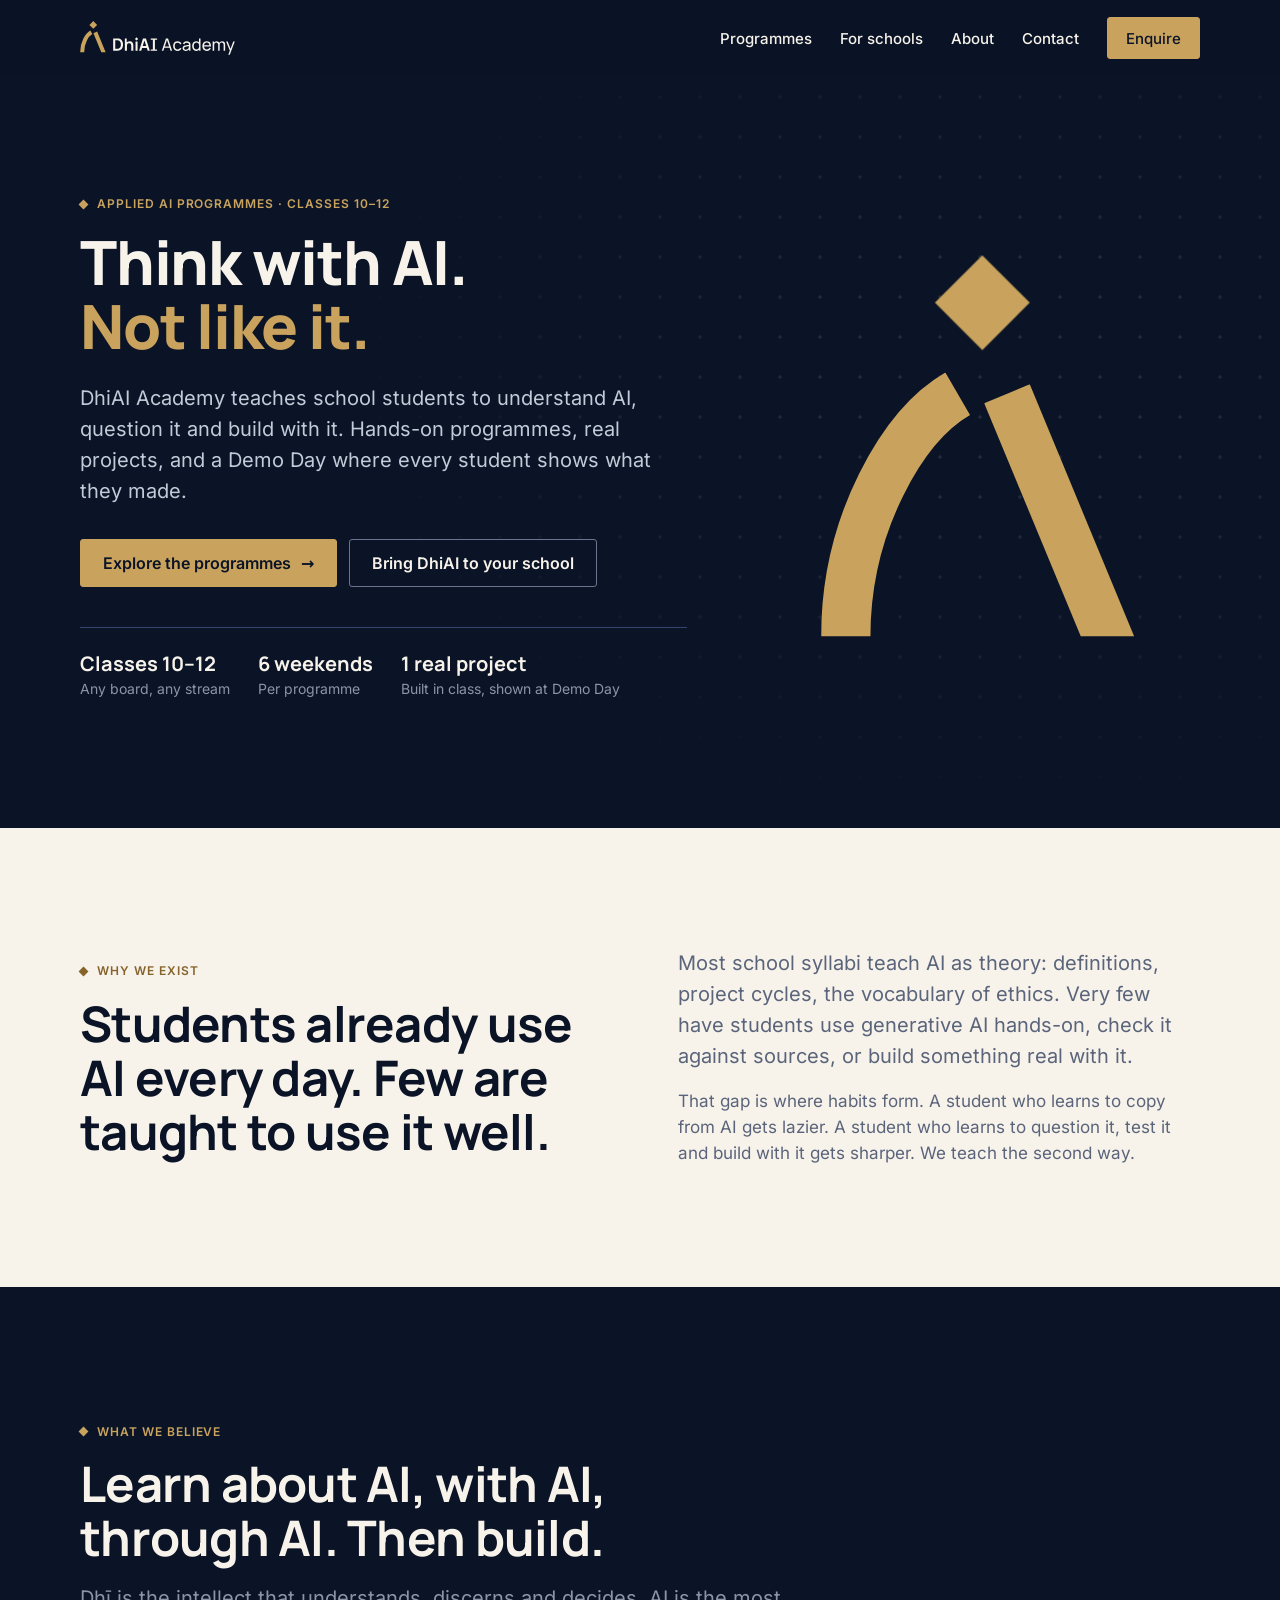
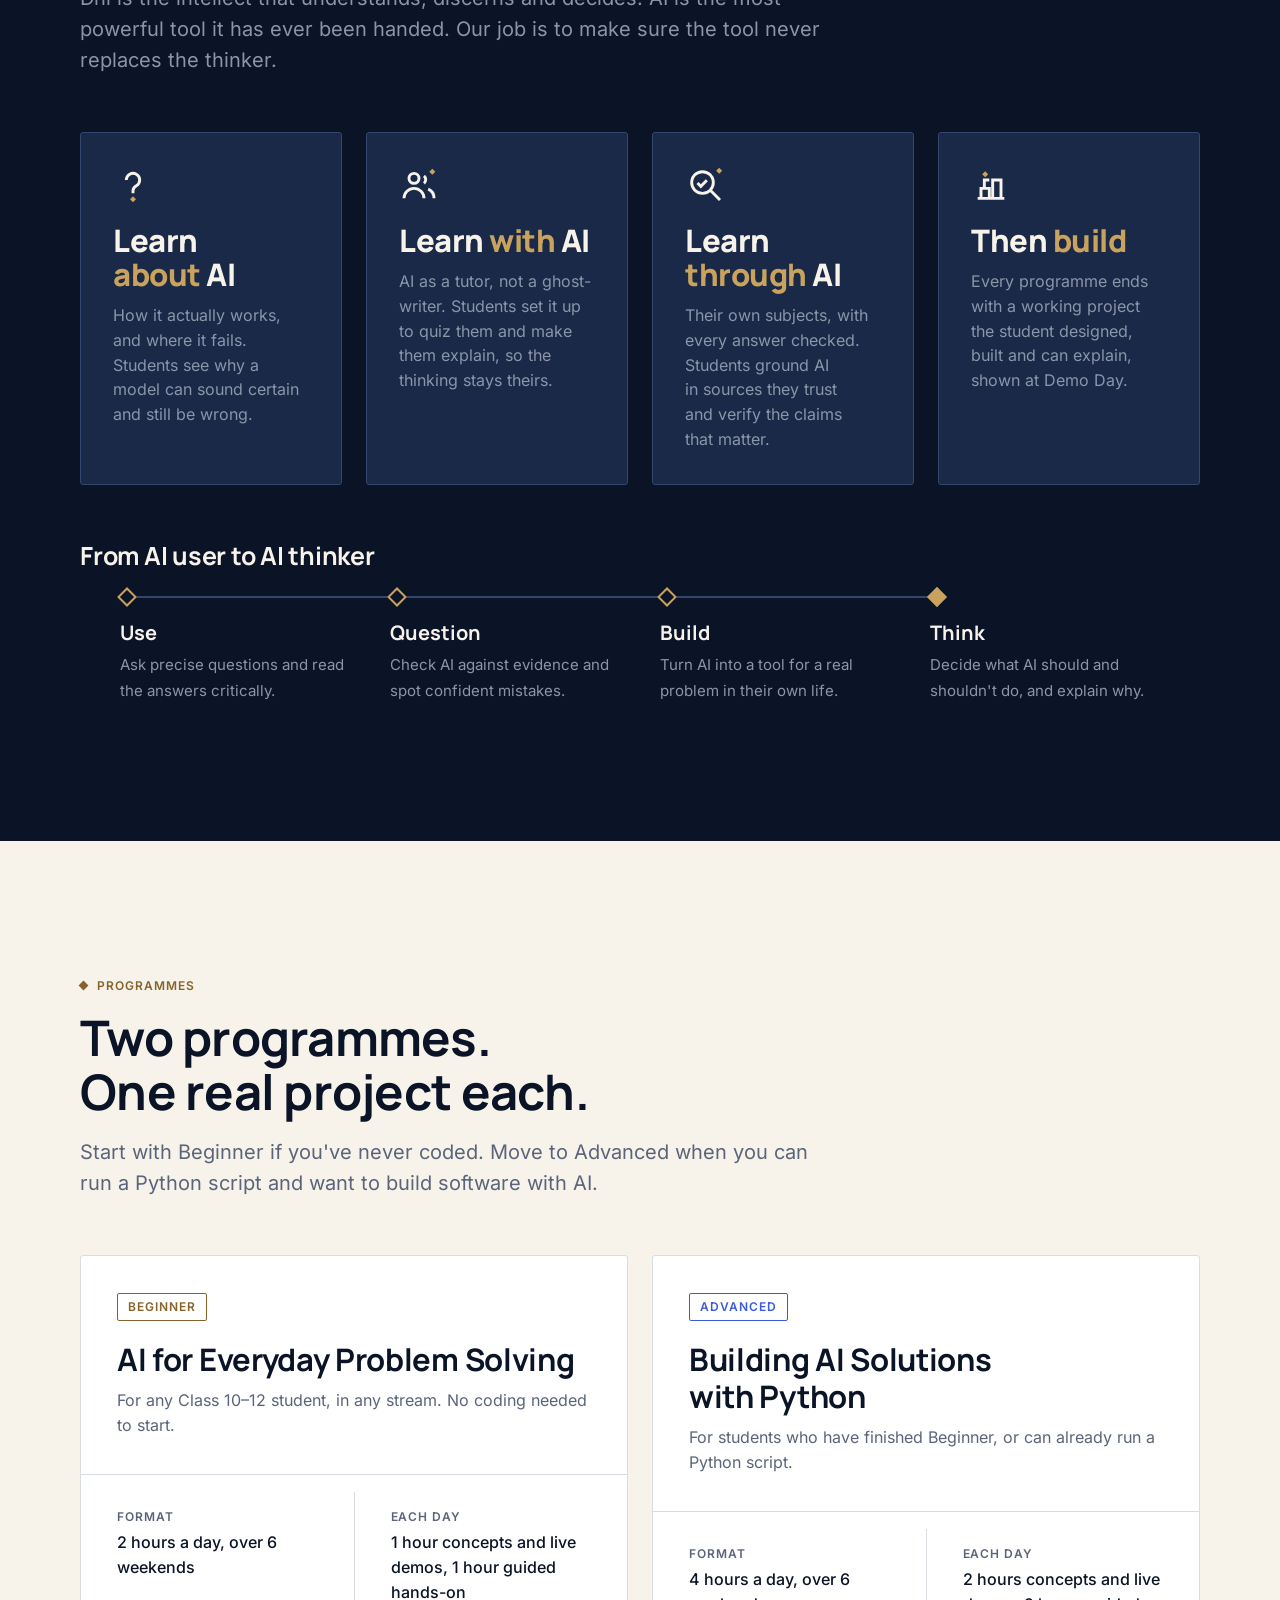
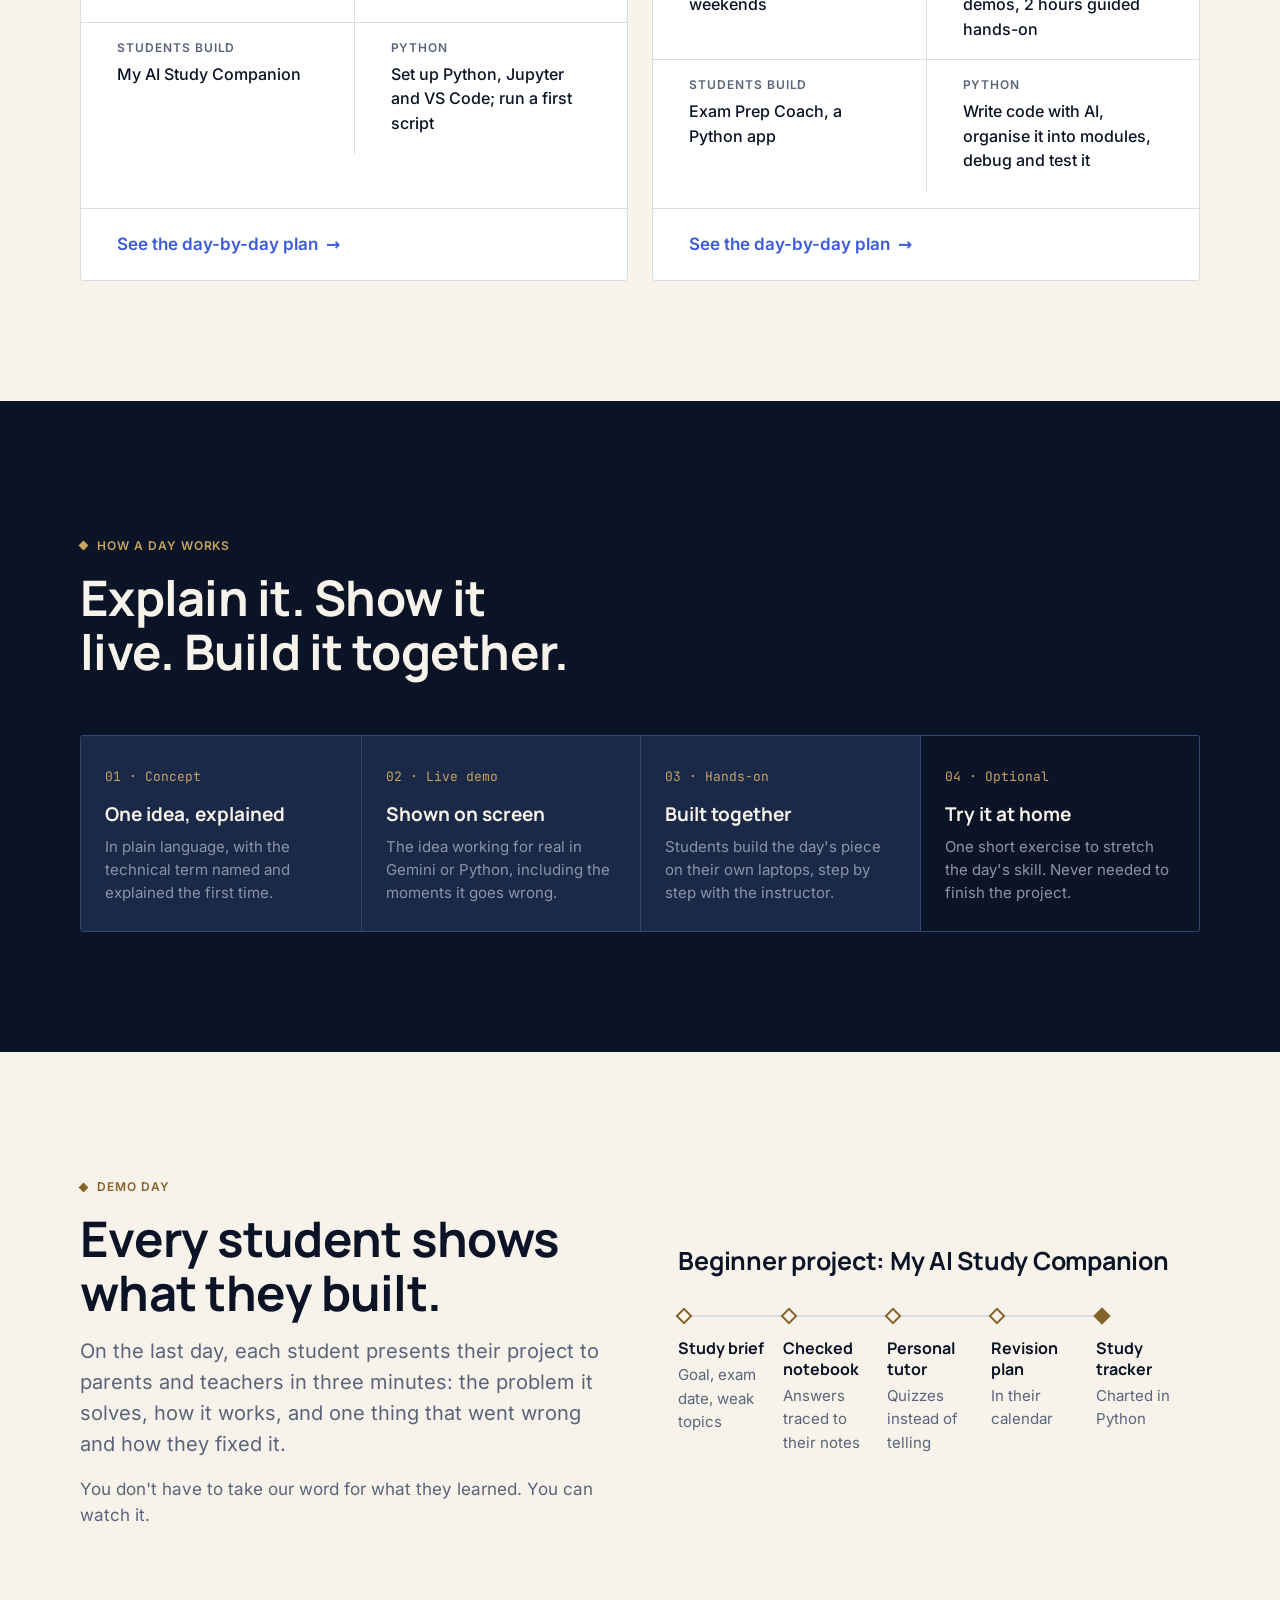
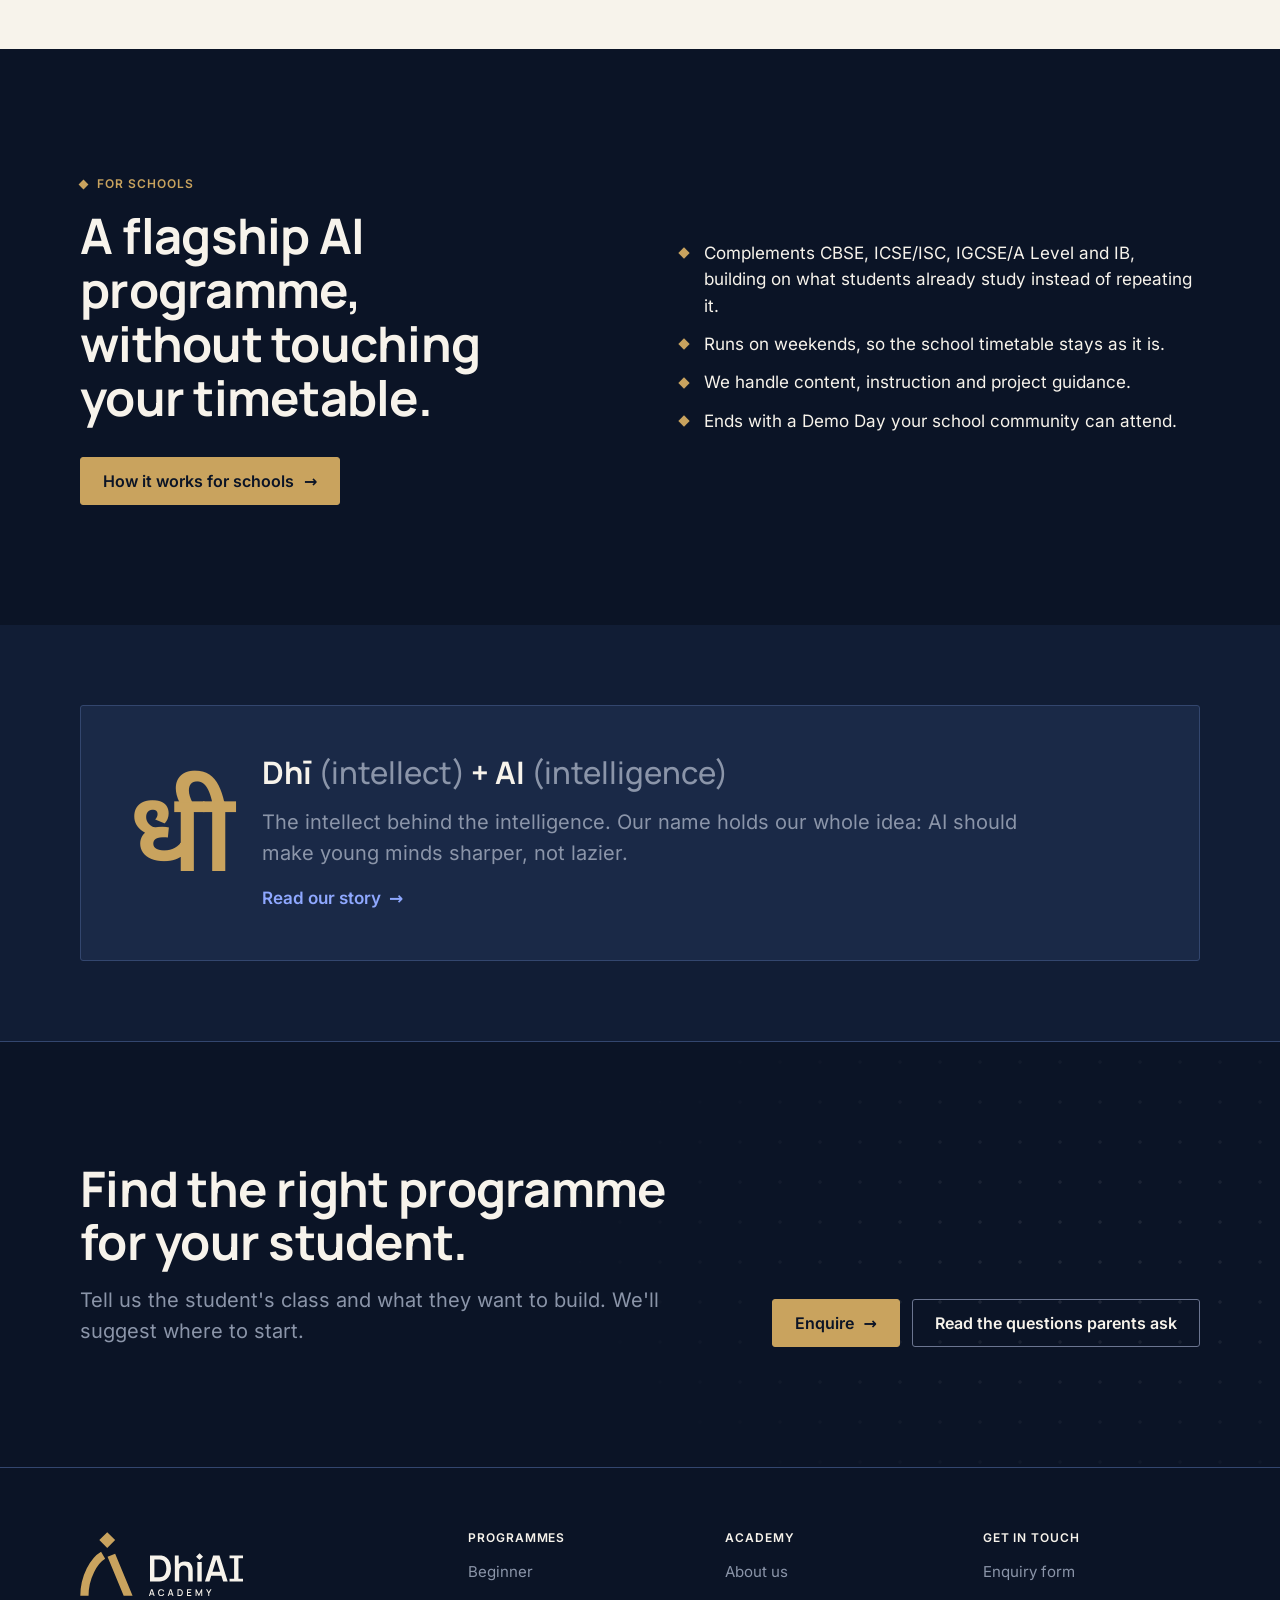
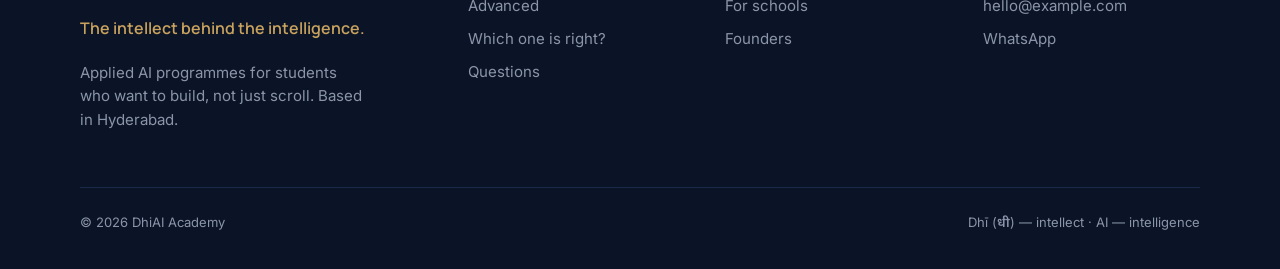
<file: index.html>
<!doctype html>
<html lang="en-IN">
<head>
<meta charset="utf-8">
<meta name="viewport" content="width=device-width, initial-scale=1">
<title>DhiAI Academy — Applied AI programmes for students</title>
<meta name="description" content="DhiAI Academy teaches Class 10–12 students to understand AI, question it and build with it. Hands-on programmes, real projects, and a Demo Day where every student shows what they made.">
<link rel="canonical" href="https://dhiai-academy.github.io/">
<meta name="theme-color" content="#0B1426">
<meta property="og:type" content="website">
<meta property="og:site_name" content="DhiAI Academy">
<meta property="og:title" content="DhiAI Academy — Applied AI programmes for students">
<meta property="og:description" content="DhiAI Academy teaches Class 10–12 students to understand AI, question it and build with it. Hands-on programmes, real projects, and a Demo Day where every student shows what they made.">
<meta property="og:url" content="https://dhiai-academy.github.io/">
<meta property="og:image" content="https://dhiai-academy.github.io/assets/img/og-image.png">
<meta property="og:image:width" content="1200">
<meta property="og:image:height" content="630">
<meta property="og:image:alt" content="DhiAI Academy — The intellect behind the intelligence.">
<meta name="twitter:card" content="summary_large_image">
<link rel="icon" href="favicon.ico" sizes="48x48">
<link rel="icon" href="favicon.svg" type="image/svg+xml">
<link rel="apple-touch-icon" href="apple-touch-icon.png">
<link rel="manifest" href="site.webmanifest">
<link rel="preload" href="assets/fonts/manrope-latin-wght-normal.woff2" as="font" type="font/woff2" crossorigin>
<link rel="preload" href="assets/fonts/inter-latin-wght-normal.woff2" as="font" type="font/woff2" crossorigin>
<link rel="stylesheet" href="css/site.css">
<script>document.documentElement.classList.add('js')</script>
<script src="js/site.js" defer></script>
<script type="application/ld+json">{"@context": "https://schema.org", "@type": "EducationalOrganization", "name": "DhiAI Academy", "url": "https://dhiai-academy.github.io/", "logo": "https://dhiai-academy.github.io/assets/img/icon-512.png", "slogan": "The intellect behind the intelligence.", "description": "Applied AI programmes for Class 10–12 students: understand AI, question it and build with it.", "founder": [{"@type": "Person", "name": "Koundinya N. V. S. S."}, {"@type": "Person", "name": "Rohit Agrawal"}], "areaServed": "IN", "email": "hello@example.com"}</script>
</head>
<body>
<a class="skip" href="#main">Skip to content</a>
<header class="site-header">
  <div class="wrap">
    <a class="brand" href="./" aria-label="DhiAI Academy, home"><img src="assets/logo/dhiai-logo-singleline-on-dark.svg" alt="DhiAI Academy" width="155" height="34"></a>
    <button class="nav-toggle" type="button" aria-expanded="false" aria-controls="site-nav" aria-label="Menu">
      <svg width="20" height="20" viewBox="0 0 20 20" aria-hidden="true"><path d="M2 5h16M2 10h16M2 15h16" stroke="currentColor" stroke-width="1.75"/></svg>
    </button>
    <nav id="site-nav" class="nav" aria-label="Main"><a href="programmes.html">Programmes</a><a href="schools.html">For schools</a><a href="about.html">About</a><a href="contact.html">Contact</a><a class="btn" href="contact.html">Enquire</a></nav>
  </div>
</header>
<main id="main">

<section class="hero">
  <div class="field" aria-hidden="true"></div>
  <div class="wrap hero-grid">
    <div>
      <p class="overline">Applied AI programmes · Classes 10–12</p>
      <h1>Think with AI.<br><em>Not like it.</em></h1>
      <p class="lede">DhiAI Academy teaches school students to understand AI, question it and build with it. Hands-on programmes, real projects, and a Demo Day where every student shows what they made.</p>
      <div class="actions">
        <a class="btn" href="programmes.html">Explore the programmes <span class="arrow" aria-hidden="true">→</span></a>
        <a class="btn btn--ghost" href="schools.html">Bring DhiAI to your school</a>
      </div>
      <div class="hero-meta">
        <div><b>Classes 10–12</b>Any board, any stream</div>
        <div><b>6 weekends</b>Per programme</div>
        <div><b>1 real project</b>Built in class, shown at Demo Day</div>
      </div>
    </div>
    <div class="hero-mark"><svg viewBox="30 10 196 232" class="logo-build" role="img" aria-label="The DhiAI symbol: a curved human line and a straight machine line rising to meet at a single point">
  <path class="leg-machine" fill="#C9A35E" d="M209.32 227.5 L181.18 227.5 L130.22 104.47 L154.24 94.53 L209.32 227.5 Z"/>
  <path class="leg-human" fill="#C9A35E" d="M70.23 227.5 L44.23 227.5 Q44.23 181.83 64.38 141.39 Q83.23 103.54 109.73 88.24 L122.73 110.76 Q103.01 122.14 87.65 152.98 Q70.23 187.95 70.23 227.5 Z"/>
  <path class="point" fill="#C9A35E" d="M154.23 51.5 L129.23 26.5 L104.23 51.5 L129.23 76.5 L154.23 51.5 Z"/>
</svg></div>
  </div>
</section>

<section class="section light">
  <div class="wrap split">
    <div>
      <p class="overline">Why we exist</p>
      <h2>Students already use AI every day. Few are taught to use it well.</h2>
    </div>
    <div class="stack">
      <p class="lede">Most school syllabi teach AI as theory: definitions, project cycles, the vocabulary of ethics. Very few have students use generative AI hands-on, check it against sources, or build something real with it.</p>
      <p class="muted">That gap is where habits form. A student who learns to copy from AI gets lazier. A student who learns to question it, test it and build with it gets sharper. We teach the second way.</p>
    </div>
  </div>
</section>

<section class="section">
  <div class="wrap">
    <div class="head">
      <p class="overline">What we believe</p>
      <h2>Learn about AI, with AI, through AI. Then build.</h2>
      <p class="lede">Dhī is the intellect that understands, discerns and decides. AI is the most powerful tool it has ever been handed. Our job is to make sure the tool never replaces the thinker.</p>
    </div>
    <div class="grid g4"><article class="card belief reveal"><svg class="icon" viewBox="0 0 24 24" aria-hidden="true"><path d="M8 9a4 4 0 1 1 6 3.5c-1.2.7-2 1.5-2 3V17" fill="none" stroke="currentColor" stroke-width="1.75" stroke-linecap="butt" stroke-linejoin="miter"/><path class="pt" d="M12 18.7L13.8 20.5L12 22.3L10.2 20.5Z"/></svg><h3 class="k">Learn <span>about</span> AI</h3><p>How it actually works, and where it fails. Students see why a model can sound certain and still be wrong.</p></article><article class="card belief reveal"><svg class="icon" viewBox="0 0 24 24" aria-hidden="true"><path d="M9 11a3 3 0 1 0 0-6 3 3 0 0 0 0 6zM3 20c0-3.3 2.7-6 6-6s6 2.7 6 6M15 6.5a3 3 0 0 1 0 4.5M17.5 14.5c2 .8 3.5 2.8 3.5 5.5" fill="none" stroke="currentColor" stroke-width="1.75" stroke-linecap="butt" stroke-linejoin="miter"/><path class="pt" d="M20 2.2L21.8 4L20 5.8L18.2 4Z"/></svg><h3 class="k">Learn <span>with</span> AI</h3><p>AI as a tutor, not a ghost-writer. Students set it up to quiz them and make them explain, so the thinking stays theirs.</p></article><article class="card belief reveal"><svg class="icon" viewBox="0 0 24 24" aria-hidden="true"><path d="M10.5 17a6.5 6.5 0 1 0 0-13 6.5 6.5 0 0 0 0 13zM15.2 15.2L21 21M7.5 10.8l2 2 3.6-3.6" fill="none" stroke="currentColor" stroke-width="1.75" stroke-linecap="butt" stroke-linejoin="miter"/><path class="pt" d="M20.5 1.7L22.3 3.5L20.5 5.3L18.7 3.5Z"/></svg><h3 class="k">Learn <span>through</span> AI</h3><p>Their own subjects, with every answer checked. Students ground AI in sources they trust and verify the claims that matter.</p></article><article class="card belief reveal"><svg class="icon" viewBox="0 0 24 24" aria-hidden="true"><path d="M4 20h16M6 20v-6h5v6M13 20V9h5v11M8 14V9h3" fill="none" stroke="currentColor" stroke-width="1.75" stroke-linecap="butt" stroke-linejoin="miter"/><path class="pt" d="M8.5 3.7L10.3 5.5L8.5 7.3L6.7 5.5Z"/></svg><h3 class="k">Then <span>build</span></h3><p>Every programme ends with a working project the student designed, built and can explain, shown at Demo Day.</p></article></div>
    <div class="mt-l reveal">
      <h3>From AI user to AI thinker</h3>
      <ol class="journey mt-s">
        <li><b>Use</b><span>Ask precise questions and read the answers critically.</span></li>
        <li><b>Question</b><span>Check AI against evidence and spot confident mistakes.</span></li>
        <li><b>Build</b><span>Turn AI into a tool for a real problem in their own life.</span></li>
        <li><b>Think</b><span>Decide what AI should and shouldn't do, and explain why.</span></li>
      </ol>
    </div>
  </div>
</section>

<section class="section light">
  <div class="wrap">
    <div class="head">
      <p class="overline">Programmes</p>
      <h2>Two programmes. One real project each.</h2>
      <p class="lede">Start with Beginner if you've never coded. Move to Advanced when you can run a Python script and want to build software with AI.</p>
    </div>
    <div class="grid g2">
      <article class="card prog reveal">
        <div class="prog-top"><span class="tag tag--b">Beginner</span><h3>AI for Everyday Problem Solving</h3><p>For any Class 10–12 student, in any stream. No coding needed to start.</p></div>
        <dl class="prog-facts">
          <div><dt>Format</dt><dd>2 hours a day, over 6 weekends</dd></div>
          <div><dt>Each day</dt><dd>1 hour concepts and live demos, 1 hour guided hands-on</dd></div>
          <div><dt>Students build</dt><dd>My AI Study Companion</dd></div>
          <div><dt>Python</dt><dd>Set up Python, Jupyter and VS Code; run a first script</dd></div>
        </dl>
        <div class="prog-foot"><a class="textlink" href="programmes.html#beginner">See the day-by-day plan <span class="arrow" aria-hidden="true">→</span></a></div>
      </article>
      <article class="card prog reveal">
        <div class="prog-top"><span class="tag tag--a">Advanced</span><h3>Building AI Solutions with Python</h3><p>For students who have finished Beginner, or can already run a Python script.</p></div>
        <dl class="prog-facts">
          <div><dt>Format</dt><dd>4 hours a day, over 6 weekends</dd></div>
          <div><dt>Each day</dt><dd>2 hours concepts and live demos, 2 hours guided hands-on</dd></div>
          <div><dt>Students build</dt><dd>Exam Prep Coach, a Python app</dd></div>
          <div><dt>Python</dt><dd>Write code with AI, organise it into modules, debug and test it</dd></div>
        </dl>
        <div class="prog-foot"><a class="textlink" href="programmes.html#advanced">See the day-by-day plan <span class="arrow" aria-hidden="true">→</span></a></div>
      </article>
    </div>
  </div>
</section>

<section class="section">
  <div class="wrap">
    <div class="head">
      <p class="overline">How a day works</p>
      <h2>Explain it. Show it live. Build it together.</h2>
    </div>
    <div class="rhythm reveal">
      <div><span class="when">01 · Concept</span><h4>One idea, explained</h4><p>In plain language, with the technical term named and explained the first time.</p></div>
      <div><span class="when">02 · Live demo</span><h4>Shown on screen</h4><p>The idea working for real in Gemini or Python, including the moments it goes wrong.</p></div>
      <div><span class="when">03 · Hands-on</span><h4>Built together</h4><p>Students build the day's piece on their own laptops, step by step with the instructor.</p></div>
      <div class="opt"><span class="when">04 · Optional</span><h4>Try it at home</h4><p>One short exercise to stretch the day's skill. Never needed to finish the project.</p></div>
    </div>
  </div>
</section>

<section class="section light">
  <div class="wrap split">
    <div>
      <p class="overline">Demo Day</p>
      <h2>Every student shows what they built.</h2>
      <p class="lede mt-s">On the last day, each student presents their project to parents and teachers in three minutes: the problem it solves, how it works, and one thing that went wrong and how they fixed it.</p>
      <p class="muted mt-s">You don't have to take our word for what they learned. You can watch it.</p>
    </div>
    <div class="reveal">
      <h3>Beginner project: My AI Study Companion</h3>
      <ol class="capstone">
        <li><b>Study brief</b>Goal, exam date, weak topics</li>
        <li><b>Checked notebook</b>Answers traced to their notes</li>
        <li><b>Personal tutor</b>Quizzes instead of telling</li>
        <li><b>Revision plan</b>In their calendar</li>
        <li><b>Study tracker</b>Charted in Python</li>
      </ol>
    </div>
  </div>
</section>

<section class="section">
  <div class="wrap split">
    <div>
      <p class="overline">For schools</p>
      <h2>A flagship AI programme, without touching your timetable.</h2>
      <div class="actions"><a class="btn" href="schools.html">How it works for schools <span class="arrow" aria-hidden="true">→</span></a></div>
    </div>
    <div class="reveal">
      <ul class="points"><li>Complements CBSE, ICSE/ISC, IGCSE/A Level and IB, building on what students already study instead of repeating it.</li><li>Runs on weekends, so the school timetable stays as it is.</li><li>We handle content, instruction and project guidance.</li><li>Ends with a Demo Day your school community can attend.</li></ul>
    </div>
  </div>
</section>

<section class="section--tight raised">
  <div class="wrap">
    <div class="namecard reveal">
      <div class="glyph dhi" lang="sa" aria-hidden="true">धी</div>
      <div>
        <p class="eq">Dhī <span>(intellect)</span> + AI <span>(intelligence)</span></p>
        <p class="lede mt-s">The intellect behind the intelligence. Our name holds our whole idea: AI should make young minds sharper, not lazier.</p>
        <p class="mt-s"><a class="textlink" href="about.html">Read our story <span class="arrow" aria-hidden="true">→</span></a></p>
      </div>
    </div>
  </div>
</section>
<section class="cta section">
  <div class="field" aria-hidden="true"></div>
  <div class="wrap cta-inner">
    <div><h2>Find the right programme for your student.</h2><p class="lede mt-s">Tell us the student's class and what they want to build. We'll suggest where to start.</p></div>
    <div class="actions"><a class="btn" href="contact.html">Enquire <span class="arrow" aria-hidden="true">→</span></a><a class="btn btn--ghost" href="contact.html#faq">Read the questions parents ask</a></div>
  </div>
</section>
</main>
<footer class="site-footer">
  <div class="wrap">
    <div class="foot-grid">
      <div class="foot-brand">
        <img src="assets/logo/dhiai-logo-horizontal-on-dark.svg" alt="DhiAI Academy" width="163" height="64">
        <p class="line">The intellect behind the intelligence.</p>
        <p>Applied AI programmes for students who want to build, not just scroll. Based in Hyderabad.</p>
      </div>
      <div>
        <h4>Programmes</h4>
        <ul>
          <li><a href="programmes.html#beginner">Beginner</a></li>
          <li><a href="programmes.html#advanced">Advanced</a></li>
          <li><a href="programmes.html#choose">Which one is right?</a></li>
          <li><a href="contact.html#faq">Questions</a></li>
        </ul>
      </div>
      <div>
        <h4>Academy</h4>
        <ul>
          <li><a href="about.html">About us</a></li>
          <li><a href="schools.html">For schools</a></li>
          <li><a href="about.html#founders">Founders</a></li>
        </ul>
      </div>
      <div>
        <h4>Get in touch</h4>
        <ul>
          <li><a href="https://forms.gle/REPLACE-WITH-YOUR-FORM-ID" target="_blank" rel="noopener">Enquiry form</a></li>
          <li><a href="mailto:hello@example.com">hello@example.com</a></li>
          <li><a href="https://wa.me/910000000000?text=Hi%20DhiAI%20Academy%2C%20I%27d%20like%20to%20know%20more%20about%20your%20programmes." target="_blank" rel="noopener">WhatsApp</a></li>
        </ul>
      </div>
    </div>
    <div class="foot-base">
      <span>© <span id="year">2026</span> DhiAI Academy</span>
      <span>Dhī (<span class="dhi" lang="sa">धी</span>) — intellect · AI — intelligence</span>
    </div>
  </div>
</footer>
</body>
</html>
</file>
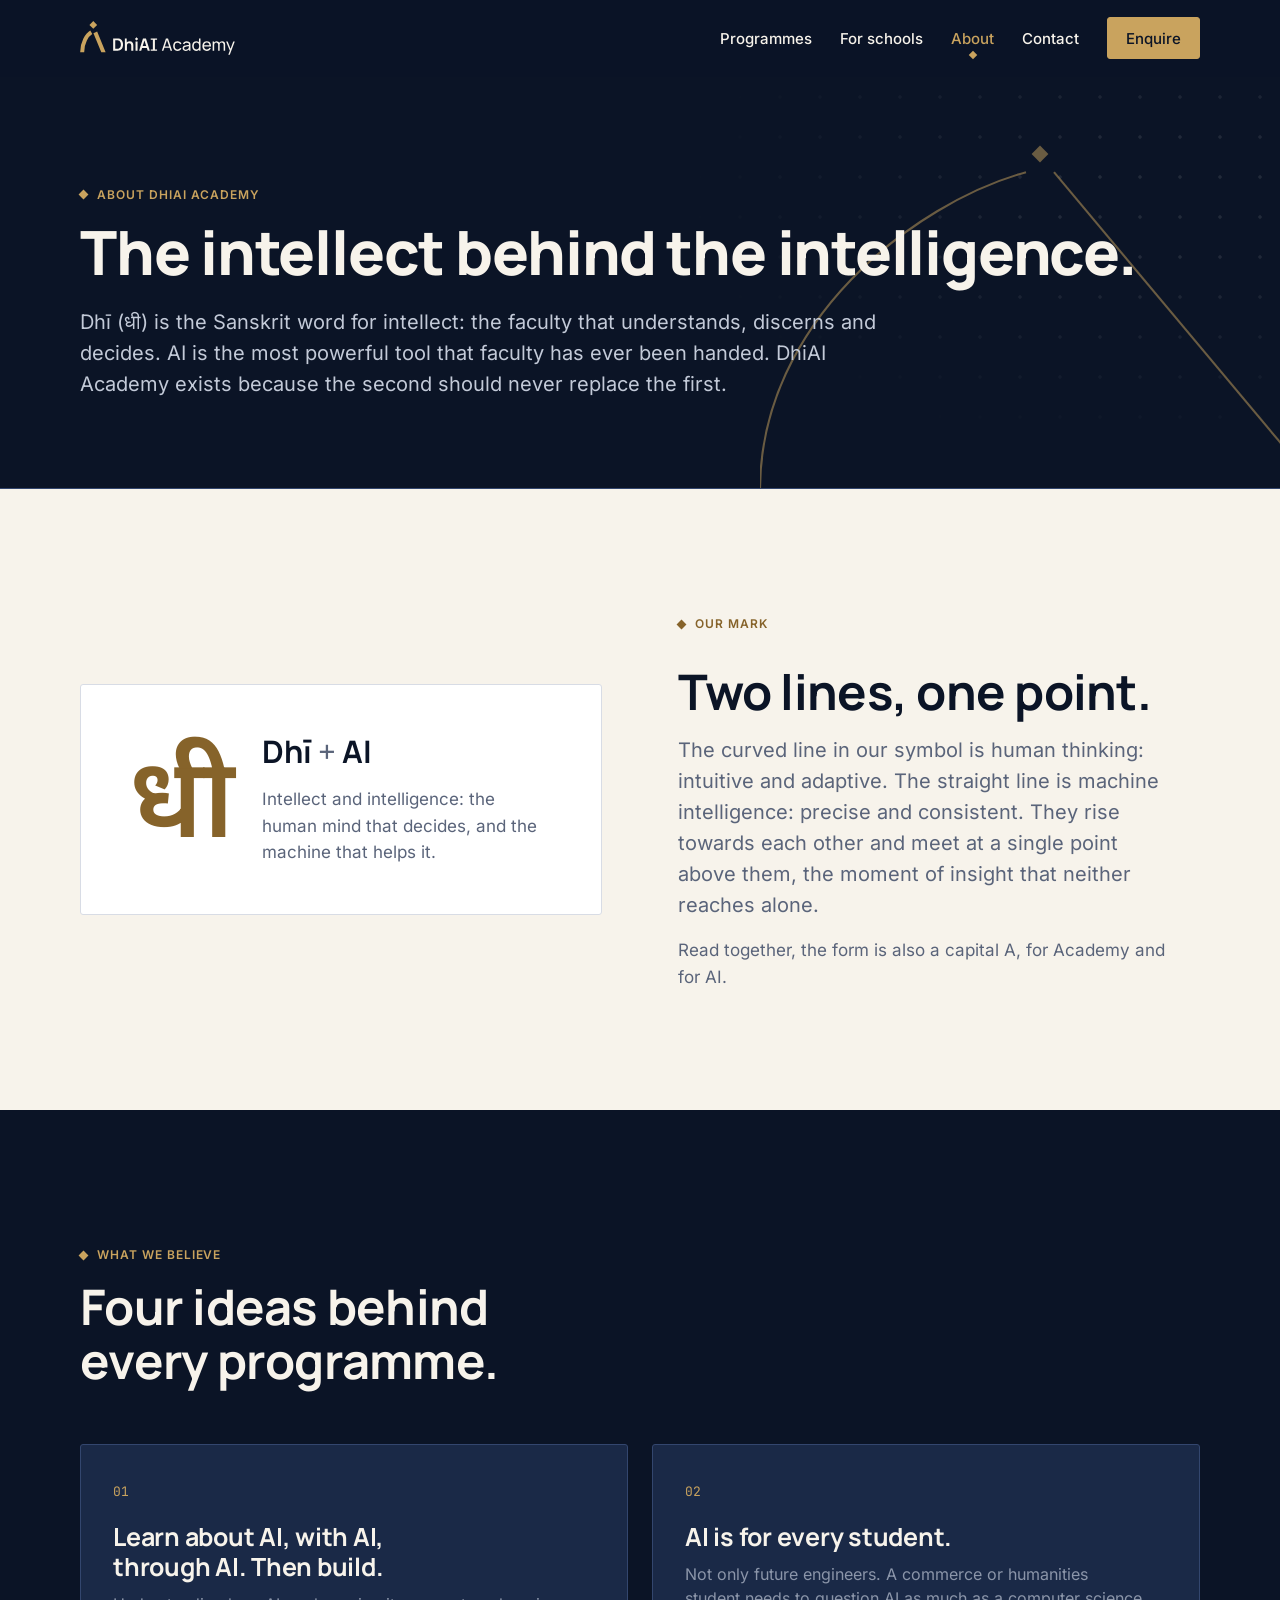
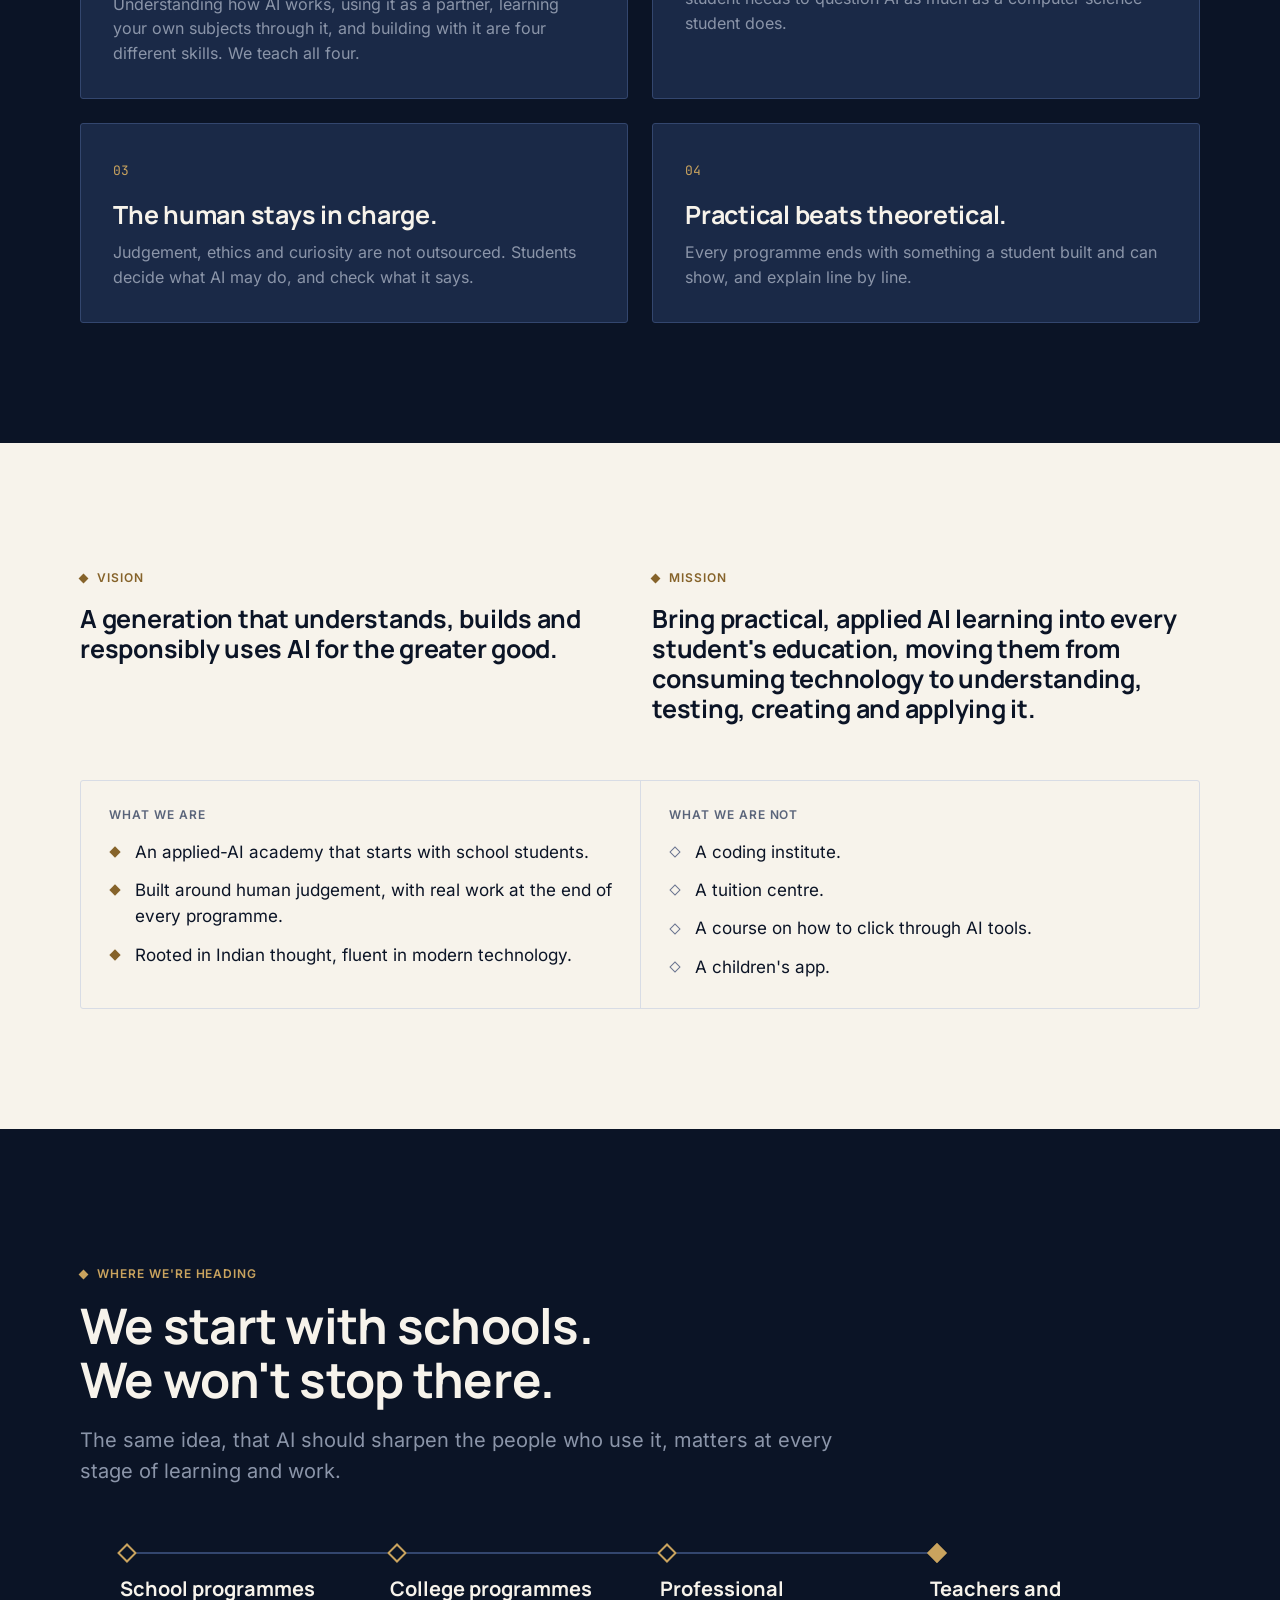
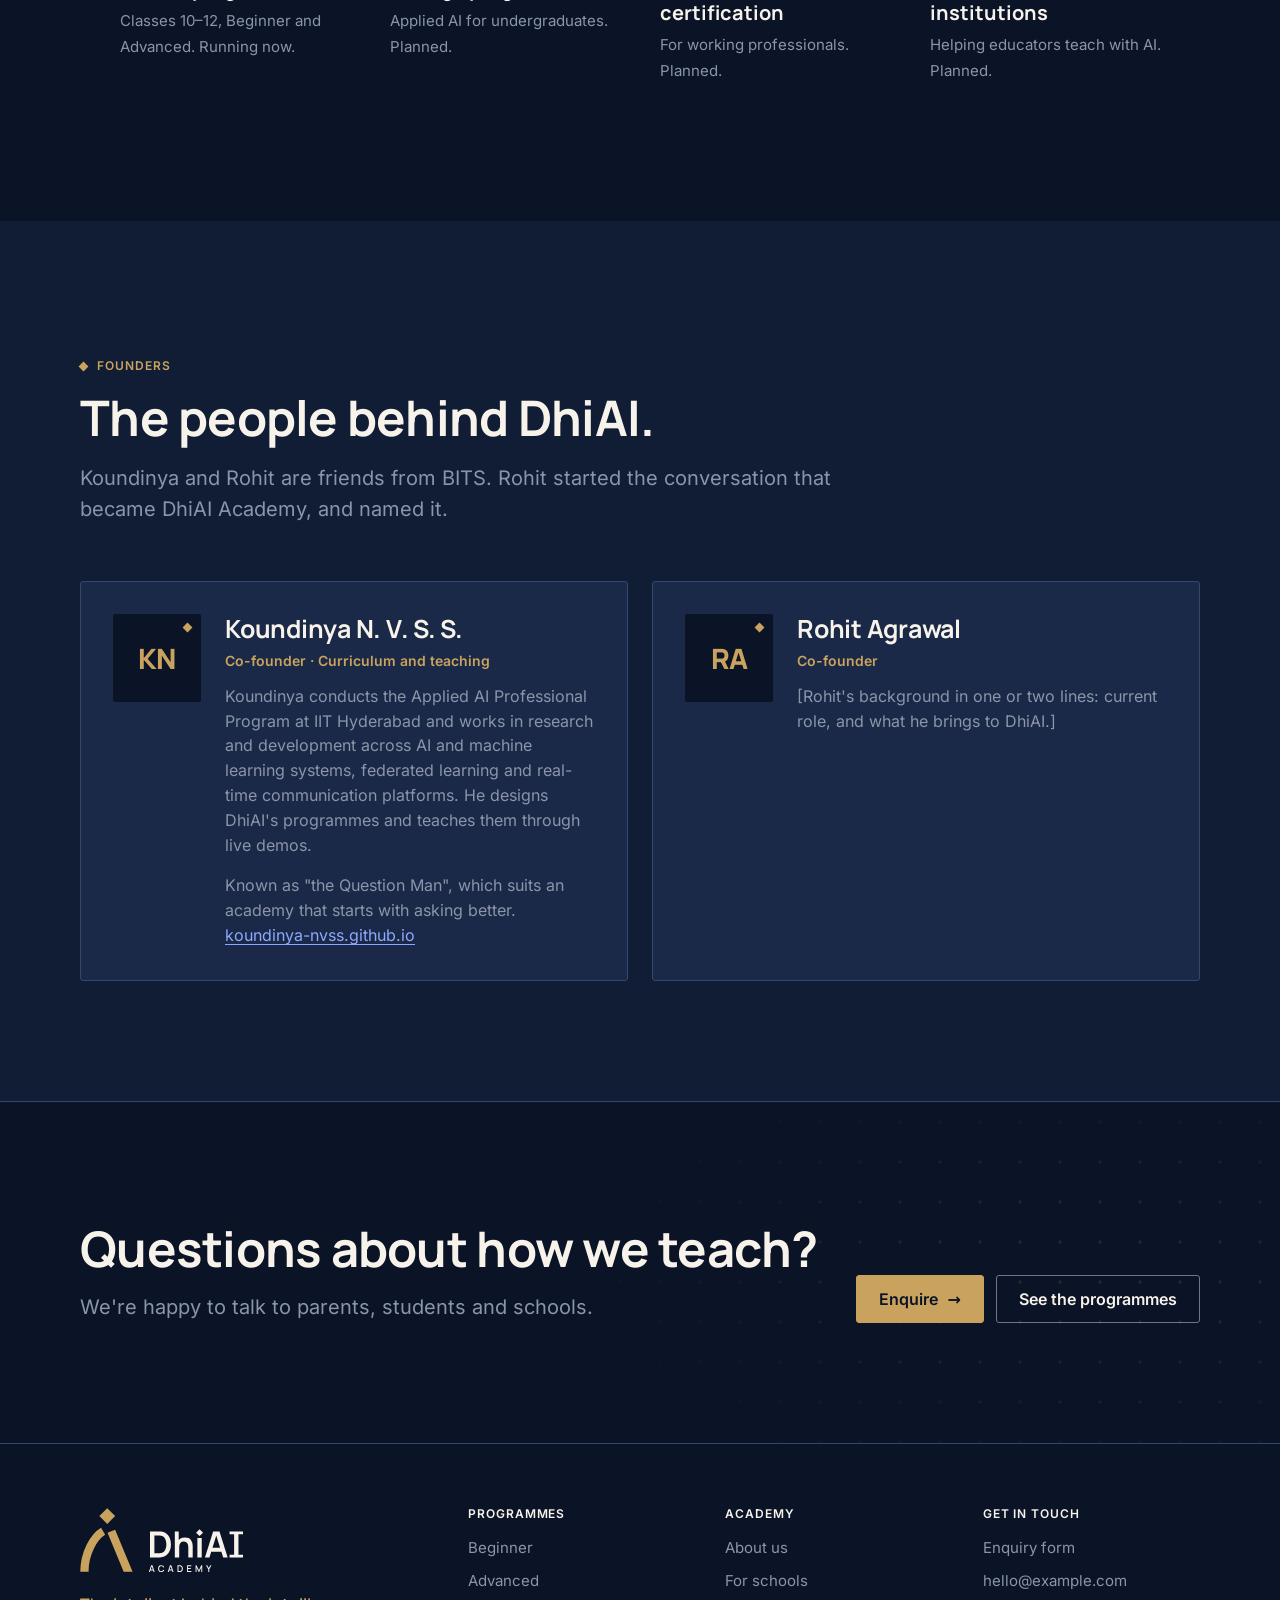
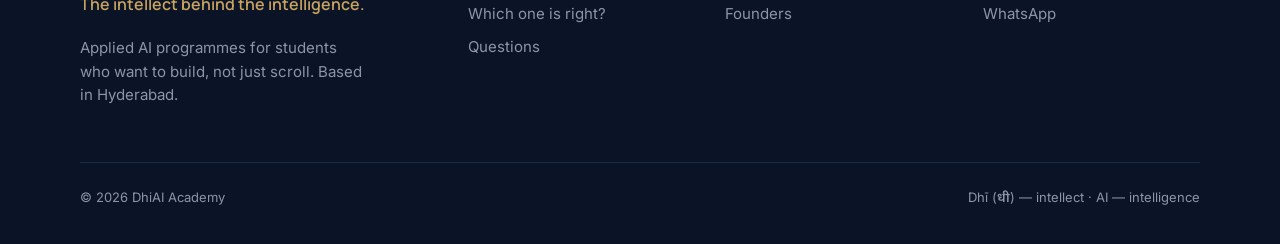
<file: about.html>
<!doctype html>
<html lang="en-IN">
<head>
<meta charset="utf-8">
<meta name="viewport" content="width=device-width, initial-scale=1">
<title>About · DhiAI Academy</title>
<meta name="description" content="DhiAI Academy blends Dhī, the Sanskrit word for intellect, with AI. We teach students to understand AI, question it and build with it, so their thinking gets sharper, not lazier.">
<link rel="canonical" href="https://dhiai-academy.github.io/about">
<meta name="theme-color" content="#0B1426">
<meta property="og:type" content="website">
<meta property="og:site_name" content="DhiAI Academy">
<meta property="og:title" content="About · DhiAI Academy">
<meta property="og:description" content="DhiAI Academy blends Dhī, the Sanskrit word for intellect, with AI. We teach students to understand AI, question it and build with it, so their thinking gets sharper, not lazier.">
<meta property="og:url" content="https://dhiai-academy.github.io/about">
<meta property="og:image" content="https://dhiai-academy.github.io/assets/img/og-image.png">
<meta property="og:image:width" content="1200">
<meta property="og:image:height" content="630">
<meta property="og:image:alt" content="DhiAI Academy — The intellect behind the intelligence.">
<meta name="twitter:card" content="summary_large_image">
<link rel="icon" href="favicon.ico" sizes="48x48">
<link rel="icon" href="favicon.svg" type="image/svg+xml">
<link rel="apple-touch-icon" href="apple-touch-icon.png">
<link rel="manifest" href="site.webmanifest">
<link rel="preload" href="assets/fonts/manrope-latin-wght-normal.woff2" as="font" type="font/woff2" crossorigin>
<link rel="preload" href="assets/fonts/inter-latin-wght-normal.woff2" as="font" type="font/woff2" crossorigin>
<link rel="stylesheet" href="css/site.css">
<script>document.documentElement.classList.add('js')</script>
<script src="js/site.js" defer></script>
</head>
<body>
<a class="skip" href="#main">Skip to content</a>
<header class="site-header">
  <div class="wrap">
    <a class="brand" href="./" aria-label="DhiAI Academy, home"><img src="assets/logo/dhiai-logo-singleline-on-dark.svg" alt="DhiAI Academy" width="155" height="34"></a>
    <button class="nav-toggle" type="button" aria-expanded="false" aria-controls="site-nav" aria-label="Menu">
      <svg width="20" height="20" viewBox="0 0 20 20" aria-hidden="true"><path d="M2 5h16M2 10h16M2 15h16" stroke="currentColor" stroke-width="1.75"/></svg>
    </button>
    <nav id="site-nav" class="nav" aria-label="Main"><a href="programmes.html">Programmes</a><a href="schools.html">For schools</a><a href="about.html" aria-current="page">About</a><a href="contact.html">Contact</a><a class="btn" href="contact.html">Enquire</a></nav>
  </div>
</header>
<main id="main">
<section class="page-hero">
  <div class="field" aria-hidden="true"></div>
  <img class="frame" src="assets/img/convergence-frame.svg" alt="" aria-hidden="true">
  <div class="wrap">
    <p class="overline">About DhiAI Academy</p>
    <h1>The intellect behind the intelligence.</h1>
    <p class="lede">Dhī (धी) is the Sanskrit word for intellect: the faculty that understands, discerns and decides. AI is the most powerful tool that faculty has ever been handed. DhiAI Academy exists because the second should never replace the first.</p>
  </div>
</section>

<section class="section light">
  <div class="wrap split">
    <div class="namecard reveal">
      <div class="glyph dhi" lang="sa" aria-hidden="true">धी</div>
      <div><p class="eq">Dhī <span>+</span> AI</p><p class="muted mt-s">Intellect and intelligence: the human mind that decides, and the machine that helps it.</p></div>
    </div>
    <div class="stack">
      <p class="overline">Our mark</p>
      <h2>Two lines, one point.</h2>
      <p class="lede">The curved line in our symbol is human thinking: intuitive and adaptive. The straight line is machine intelligence: precise and consistent. They rise towards each other and meet at a single point above them, the moment of insight that neither reaches alone.</p>
      <p class="muted">Read together, the form is also a capital A, for Academy and for AI.</p>
    </div>
  </div>
</section>

<section class="section">
  <div class="wrap">
    <div class="head"><p class="overline">What we believe</p><h2>Four ideas behind every programme.</h2></div>
    <div class="grid g2">
      <div class="card reveal"><span class="num">01</span><h3>Learn about AI, with AI, through AI. Then build.</h3><p>Understanding how AI works, using it as a partner, learning your own subjects through it, and building with it are four different skills. We teach all four.</p></div>
      <div class="card reveal"><span class="num">02</span><h3>AI is for every student.</h3><p>Not only future engineers. A commerce or humanities student needs to question AI as much as a computer science student does.</p></div>
      <div class="card reveal"><span class="num">03</span><h3>The human stays in charge.</h3><p>Judgement, ethics and curiosity are not outsourced. Students decide what AI may do, and check what it says.</p></div>
      <div class="card reveal"><span class="num">04</span><h3>Practical beats theoretical.</h3><p>Every programme ends with something a student built and can show, and explain line by line.</p></div>
    </div>
  </div>
</section>

<section class="section light">
  <div class="wrap">
    <div class="grid g2">
      <div class="reveal"><p class="overline">Vision</p><h3>A generation that understands, builds and responsibly uses AI for the greater good.</h3></div>
      <div class="reveal"><p class="overline">Mission</p><h3>Bring practical, applied AI learning into every student's education, moving them from consuming technology to understanding, testing, creating and applying it.</h3></div>
    </div>
    <div class="vs mt-l reveal">
      <div><h4>What we are</h4><ul class="points"><li>An applied-AI academy that starts with school students.</li><li>Built around human judgement, with real work at the end of every programme.</li><li>Rooted in Indian thought, fluent in modern technology.</li></ul></div>
      <div class="no"><h4>What we are not</h4><ul class="points"><li>A coding institute.</li><li>A tuition centre.</li><li>A course on how to click through AI tools.</li><li>A children's app.</li></ul></div>
    </div>
  </div>
</section>

<section class="section">
  <div class="wrap">
    <div class="head"><p class="overline">Where we're heading</p><h2>We start with schools. We won't stop there.</h2>
      <p class="lede">The same idea, that AI should sharpen the people who use it, matters at every stage of learning and work.</p></div>
    <ol class="journey reveal">
      <li><b>School programmes</b><span>Classes 10–12, Beginner and Advanced. Running now.</span></li>
      <li><b>College programmes</b><span>Applied AI for undergraduates. Planned.</span></li>
      <li><b>Professional certification</b><span>For working professionals. Planned.</span></li>
      <li><b>Teachers and institutions</b><span>Helping educators teach with AI. Planned.</span></li>
    </ol>
  </div>
</section>

<section class="section raised" id="founders">
  <div class="wrap">
    <div class="head"><p class="overline">Founders</p><h2>The people behind DhiAI.</h2><p class="lede">Koundinya and Rohit are friends from BITS. Rohit started the conversation that became DhiAI Academy, and named it.</p></div>
    <div class="grid g2">
      <article class="card person reveal">
        <div class="mono-av" aria-hidden="true">KN</div>
        <div>
          <h3>Koundinya N. V. S. S.</h3>
          <p class="role">Co-founder · Curriculum and teaching</p>
          <p>Koundinya conducts the Applied AI Professional Program at IIT Hyderabad and works in research and development across AI and machine learning systems, federated learning and real-time communication platforms. He designs DhiAI's programmes and teaches them through live demos.</p>
          <p class="mt-s">Known as "the Question Man", which suits an academy that starts with asking better. <a href="https://koundinya-nvss.github.io" target="_blank" rel="noopener">koundinya-nvss.github.io</a></p>
        </div>
      </article>
      <article class="card person reveal">
        <div class="mono-av" aria-hidden="true">RA</div>
        <div>
          <h3>Rohit Agrawal</h3>
          <p class="role">Co-founder</p>
          <p>[Rohit's background in one or two lines: current role, and what he brings to DhiAI.]</p>
        </div>
      </article>
    </div>
  </div>
</section>
<section class="cta section">
  <div class="field" aria-hidden="true"></div>
  <div class="wrap cta-inner">
    <div><h2>Questions about how we teach?</h2><p class="lede mt-s">We're happy to talk to parents, students and schools.</p></div>
    <div class="actions"><a class="btn" href="contact.html">Enquire <span class="arrow" aria-hidden="true">→</span></a><a class="btn btn--ghost" href="programmes.html">See the programmes</a></div>
  </div>
</section>
</main>
<footer class="site-footer">
  <div class="wrap">
    <div class="foot-grid">
      <div class="foot-brand">
        <img src="assets/logo/dhiai-logo-horizontal-on-dark.svg" alt="DhiAI Academy" width="163" height="64">
        <p class="line">The intellect behind the intelligence.</p>
        <p>Applied AI programmes for students who want to build, not just scroll. Based in Hyderabad.</p>
      </div>
      <div>
        <h4>Programmes</h4>
        <ul>
          <li><a href="programmes.html#beginner">Beginner</a></li>
          <li><a href="programmes.html#advanced">Advanced</a></li>
          <li><a href="programmes.html#choose">Which one is right?</a></li>
          <li><a href="contact.html#faq">Questions</a></li>
        </ul>
      </div>
      <div>
        <h4>Academy</h4>
        <ul>
          <li><a href="about.html">About us</a></li>
          <li><a href="schools.html">For schools</a></li>
          <li><a href="about.html#founders">Founders</a></li>
        </ul>
      </div>
      <div>
        <h4>Get in touch</h4>
        <ul>
          <li><a href="https://forms.gle/REPLACE-WITH-YOUR-FORM-ID" target="_blank" rel="noopener">Enquiry form</a></li>
          <li><a href="mailto:hello@example.com">hello@example.com</a></li>
          <li><a href="https://wa.me/910000000000?text=Hi%20DhiAI%20Academy%2C%20I%27d%20like%20to%20know%20more%20about%20your%20programmes." target="_blank" rel="noopener">WhatsApp</a></li>
        </ul>
      </div>
    </div>
    <div class="foot-base">
      <span>© <span id="year">2026</span> DhiAI Academy</span>
      <span>Dhī (<span class="dhi" lang="sa">धी</span>) — intellect · AI — intelligence</span>
    </div>
  </div>
</footer>
</body>
</html>
</file>
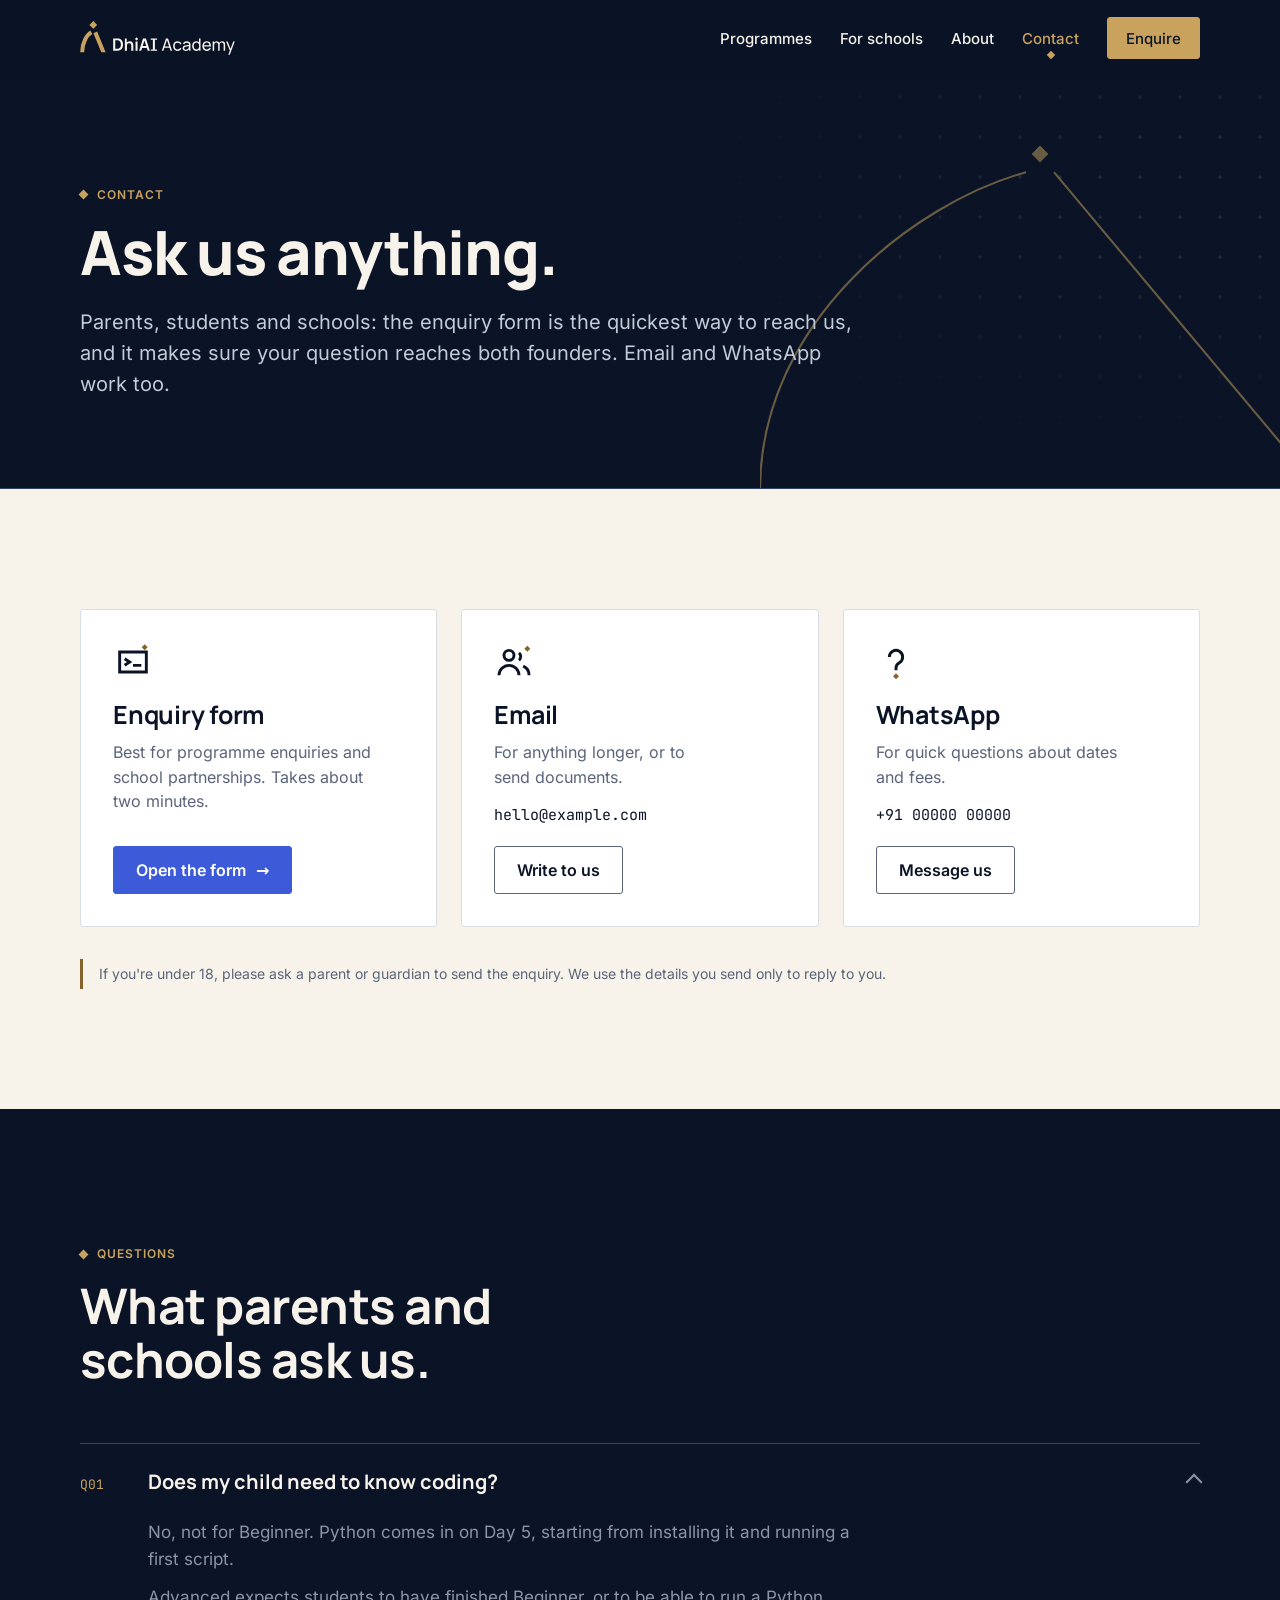
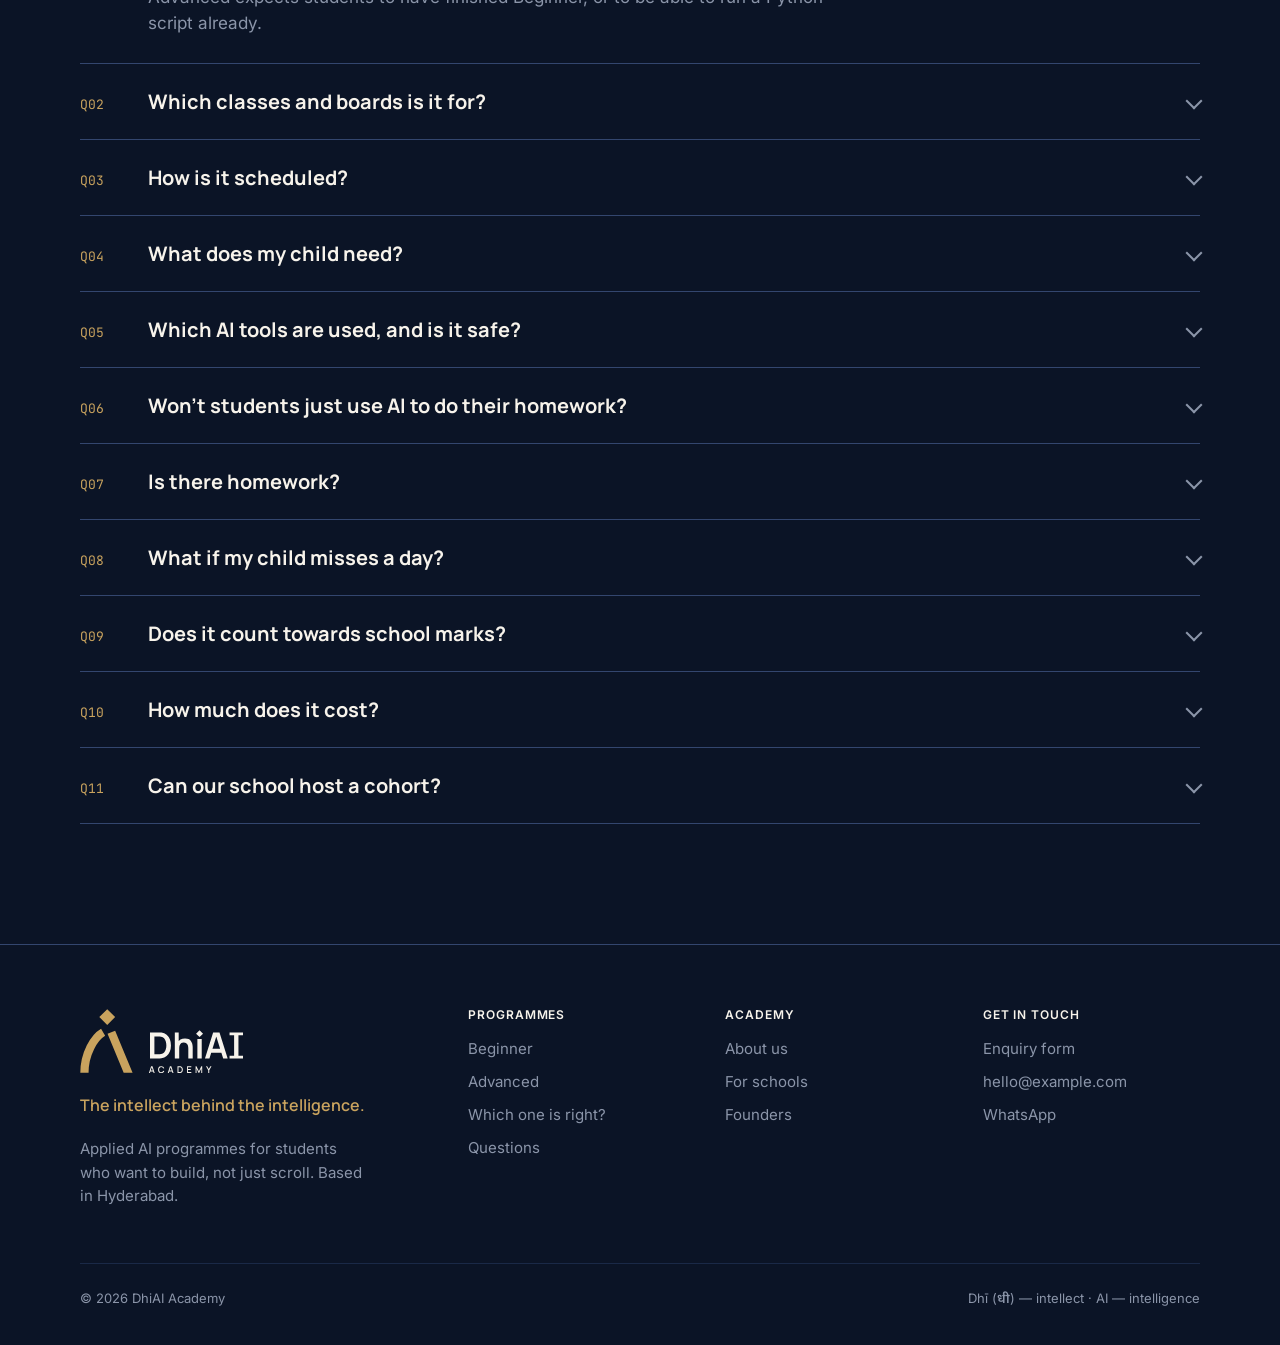
<file: contact.html>
<!doctype html>
<html lang="en-IN">
<head>
<meta charset="utf-8">
<meta name="viewport" content="width=device-width, initial-scale=1">
<title>Contact · DhiAI Academy</title>
<meta name="description" content="Enquire about DhiAI Academy&#x27;s applied AI programmes for Classes 10–12, or bring a cohort to your school. Answers to the questions parents ask most.">
<link rel="canonical" href="https://dhiai-academy.github.io/contact">
<meta name="theme-color" content="#0B1426">
<meta property="og:type" content="website">
<meta property="og:site_name" content="DhiAI Academy">
<meta property="og:title" content="Contact · DhiAI Academy">
<meta property="og:description" content="Enquire about DhiAI Academy&#x27;s applied AI programmes for Classes 10–12, or bring a cohort to your school. Answers to the questions parents ask most.">
<meta property="og:url" content="https://dhiai-academy.github.io/contact">
<meta property="og:image" content="https://dhiai-academy.github.io/assets/img/og-image.png">
<meta property="og:image:width" content="1200">
<meta property="og:image:height" content="630">
<meta property="og:image:alt" content="DhiAI Academy — The intellect behind the intelligence.">
<meta name="twitter:card" content="summary_large_image">
<link rel="icon" href="favicon.ico" sizes="48x48">
<link rel="icon" href="favicon.svg" type="image/svg+xml">
<link rel="apple-touch-icon" href="apple-touch-icon.png">
<link rel="manifest" href="site.webmanifest">
<link rel="preload" href="assets/fonts/manrope-latin-wght-normal.woff2" as="font" type="font/woff2" crossorigin>
<link rel="preload" href="assets/fonts/inter-latin-wght-normal.woff2" as="font" type="font/woff2" crossorigin>
<link rel="stylesheet" href="css/site.css">
<script>document.documentElement.classList.add('js')</script>
<script src="js/site.js" defer></script>
</head>
<body>
<a class="skip" href="#main">Skip to content</a>
<header class="site-header">
  <div class="wrap">
    <a class="brand" href="./" aria-label="DhiAI Academy, home"><img src="assets/logo/dhiai-logo-singleline-on-dark.svg" alt="DhiAI Academy" width="155" height="34"></a>
    <button class="nav-toggle" type="button" aria-expanded="false" aria-controls="site-nav" aria-label="Menu">
      <svg width="20" height="20" viewBox="0 0 20 20" aria-hidden="true"><path d="M2 5h16M2 10h16M2 15h16" stroke="currentColor" stroke-width="1.75"/></svg>
    </button>
    <nav id="site-nav" class="nav" aria-label="Main"><a href="programmes.html">Programmes</a><a href="schools.html">For schools</a><a href="about.html">About</a><a href="contact.html" aria-current="page">Contact</a><a class="btn" href="contact.html">Enquire</a></nav>
  </div>
</header>
<main id="main">
<section class="page-hero">
  <div class="field" aria-hidden="true"></div>
  <img class="frame" src="assets/img/convergence-frame.svg" alt="" aria-hidden="true">
  <div class="wrap">
    <p class="overline">Contact</p>
    <h1>Ask us anything.</h1>
    <p class="lede">Parents, students and schools: the enquiry form is the quickest way to reach us, and it makes sure your question reaches both founders. Email and WhatsApp work too.</p>
  </div>
</section>

<section class="section light">
  <div class="wrap">
    <div class="grid g3">
      <div class="card contact-card reveal"><svg class="icon" viewBox="0 0 24 24" aria-hidden="true"><path d="M4 6h16v12H4zM7 10l3 2-3 2M12 14h5" fill="none" stroke="currentColor" stroke-width="1.75" stroke-linecap="butt" stroke-linejoin="miter"/><path class="pt" d="M19 1.4000000000000001L20.8 3.2L19 5.0L17.2 3.2Z"/></svg><h3>Enquiry form</h3><p>Best for programme enquiries and school partnerships. Takes about two minutes.</p><a class="btn" href="https://forms.gle/REPLACE-WITH-YOUR-FORM-ID" target="_blank" rel="noopener">Open the form <span class="arrow" aria-hidden="true">→</span></a></div>
      <div class="card contact-card reveal"><svg class="icon" viewBox="0 0 24 24" aria-hidden="true"><path d="M9 11a3 3 0 1 0 0-6 3 3 0 0 0 0 6zM3 20c0-3.3 2.7-6 6-6s6 2.7 6 6M15 6.5a3 3 0 0 1 0 4.5M17.5 14.5c2 .8 3.5 2.8 3.5 5.5" fill="none" stroke="currentColor" stroke-width="1.75" stroke-linecap="butt" stroke-linejoin="miter"/><path class="pt" d="M20 2.2L21.8 4L20 5.8L18.2 4Z"/></svg><h3>Email</h3><p>For anything longer, or to send documents.</p><p class="value">hello@example.com</p><a class="btn btn--ghost" href="mailto:hello@example.com">Write to us</a></div>
      <div class="card contact-card reveal"><svg class="icon" viewBox="0 0 24 24" aria-hidden="true"><path d="M8 9a4 4 0 1 1 6 3.5c-1.2.7-2 1.5-2 3V17" fill="none" stroke="currentColor" stroke-width="1.75" stroke-linecap="butt" stroke-linejoin="miter"/><path class="pt" d="M12 18.7L13.8 20.5L12 22.3L10.2 20.5Z"/></svg><h3>WhatsApp</h3><p>For quick questions about dates and fees.</p><p class="value">+91 00000 00000</p><a class="btn btn--ghost" href="https://wa.me/910000000000?text=Hi%20DhiAI%20Academy%2C%20I%27d%20like%20to%20know%20more%20about%20your%20programmes." target="_blank" rel="noopener">Message us</a></div>
    </div>
    <p class="note mt-m">If you're under 18, please ask a parent or guardian to send the enquiry. We use the details you send only to reply to you.</p>
  </div>
</section>

<section class="section" id="faq">
  <div class="wrap">
    <div class="head"><p class="overline">Questions</p><h2>What parents and schools ask us.</h2></div>
    <div class="faq"><details open><summary><span class="q">Q01</span><span>Does my child need to know coding?</span><span class="tw" aria-hidden="true"></span></summary><div class="a"><p>No, not for Beginner. Python comes in on Day 5, starting from installing it and running a first script.</p><p>Advanced expects students to have finished Beginner, or to be able to run a Python script already.</p></div></details><details><summary><span class="q">Q02</span><span>Which classes and boards is it for?</span><span class="tw" aria-hidden="true"></span></summary><div class="a"><p>Classes 10 to 12, from any board (CBSE, ICSE/ISC, Cambridge IGCSE/A Level, IB) and any stream. We build on what each board already teaches instead of repeating it.</p></div></details><details><summary><span class="q">Q03</span><span>How is it scheduled?</span><span class="tw" aria-hidden="true"></span></summary><div class="a"><p>Each programme has five teaching days and one buffer day, spread over six weekends. Beginner days are 2 hours long; Advanced days are 4 hours. Dates are set for each cohort.</p></div></details><details><summary><span class="q">Q04</span><span>What does my child need?</span><span class="tw" aria-hidden="true"></span></summary><div class="a"><p>A laptop they can install software on (Windows or macOS works best), a Google account set up with a parent's consent, and their notes for one chapter of a subject they are studying. Before Day 1 we share what to install and how.</p></div></details><details><summary><span class="q">Q05</span><span>Which AI tools are used, and is it safe?</span><span class="tw" aria-hidden="true"></span></summary><div class="a"><p>Mainly Google's Gemini, plus Python, VS Code and Jupyter.</p><p>Privacy is taught from the first day: what never to paste into an AI tool, what connected apps can see, and how to disconnect them. Projects use students' own study notes or sample data, so nothing personal or sensitive is needed.</p></div></details><details><summary><span class="q">Q06</span><span>Won't students just use AI to do their homework?</span><span class="tw" aria-hidden="true"></span></summary><div class="a"><p>That is exactly the habit we work against. Students set AI up as a tutor that quizzes them, check its answers against their sources, and learn to credit AI the way they would credit any source. The goal is sharper thinking, not less of it.</p></div></details><details><summary><span class="q">Q07</span><span>Is there homework?</span><span class="tw" aria-hidden="true"></span></summary><div class="a"><p>No required homework. The project is built and finished during class hours. Each day has an optional "Try it at home" exercise for students who want to go further.</p></div></details><details><summary><span class="q">Q08</span><span>What if my child misses a day?</span><span class="tw" aria-hidden="true"></span></summary><div class="a"><p>The sixth day is a buffer: anyone who is behind catches up before Demo Day. If you know about a clash in advance, tell us early.</p></div></details><details><summary><span class="q">Q09</span><span>Does it count towards school marks?</span><span class="tw" aria-hidden="true"></span></summary><div class="a"><p>Some board AI subjects give credit for AI training, bootcamps and projects. Whether our programme counts is your school's decision. We are happy to share exactly what we cover.</p></div></details><details><summary><span class="q">Q10</span><span>How much does it cost?</span><span class="tw" aria-hidden="true"></span></summary><div class="a"><p>Fees depend on the programme and on whether it runs through a school. Send us an enquiry and we'll share the details.</p></div></details><details><summary><span class="q">Q11</span><span>Can our school host a cohort?</span><span class="tw" aria-hidden="true"></span></summary><div class="a"><p>Yes. See <a href="schools.html">For schools</a> for how it works, or book a conversation through the enquiry form.</p></div></details></div>
  </div>
</section>
</main>
<footer class="site-footer">
  <div class="wrap">
    <div class="foot-grid">
      <div class="foot-brand">
        <img src="assets/logo/dhiai-logo-horizontal-on-dark.svg" alt="DhiAI Academy" width="163" height="64">
        <p class="line">The intellect behind the intelligence.</p>
        <p>Applied AI programmes for students who want to build, not just scroll. Based in Hyderabad.</p>
      </div>
      <div>
        <h4>Programmes</h4>
        <ul>
          <li><a href="programmes.html#beginner">Beginner</a></li>
          <li><a href="programmes.html#advanced">Advanced</a></li>
          <li><a href="programmes.html#choose">Which one is right?</a></li>
          <li><a href="contact.html#faq">Questions</a></li>
        </ul>
      </div>
      <div>
        <h4>Academy</h4>
        <ul>
          <li><a href="about.html">About us</a></li>
          <li><a href="schools.html">For schools</a></li>
          <li><a href="about.html#founders">Founders</a></li>
        </ul>
      </div>
      <div>
        <h4>Get in touch</h4>
        <ul>
          <li><a href="https://forms.gle/REPLACE-WITH-YOUR-FORM-ID" target="_blank" rel="noopener">Enquiry form</a></li>
          <li><a href="mailto:hello@example.com">hello@example.com</a></li>
          <li><a href="https://wa.me/910000000000?text=Hi%20DhiAI%20Academy%2C%20I%27d%20like%20to%20know%20more%20about%20your%20programmes." target="_blank" rel="noopener">WhatsApp</a></li>
        </ul>
      </div>
    </div>
    <div class="foot-base">
      <span>© <span id="year">2026</span> DhiAI Academy</span>
      <span>Dhī (<span class="dhi" lang="sa">धी</span>) — intellect · AI — intelligence</span>
    </div>
  </div>
</footer>
</body>
</html>
</file>
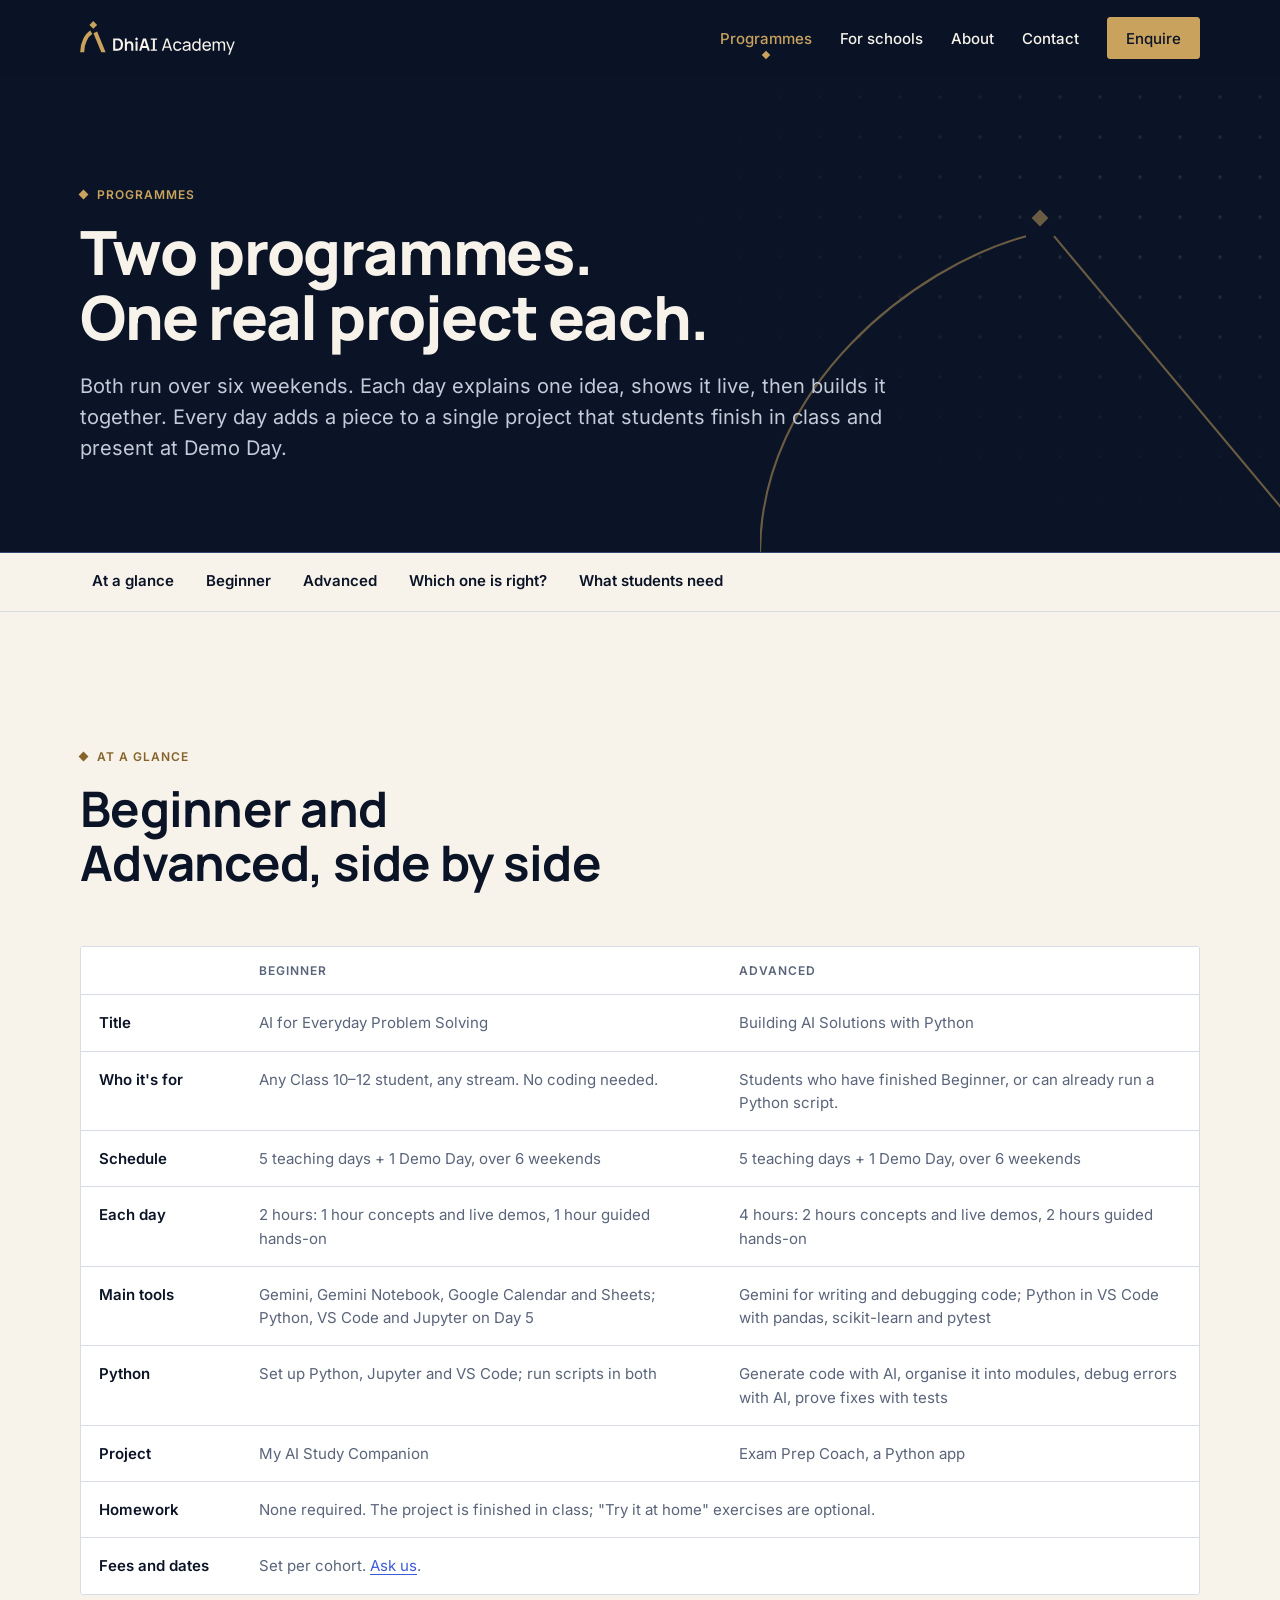
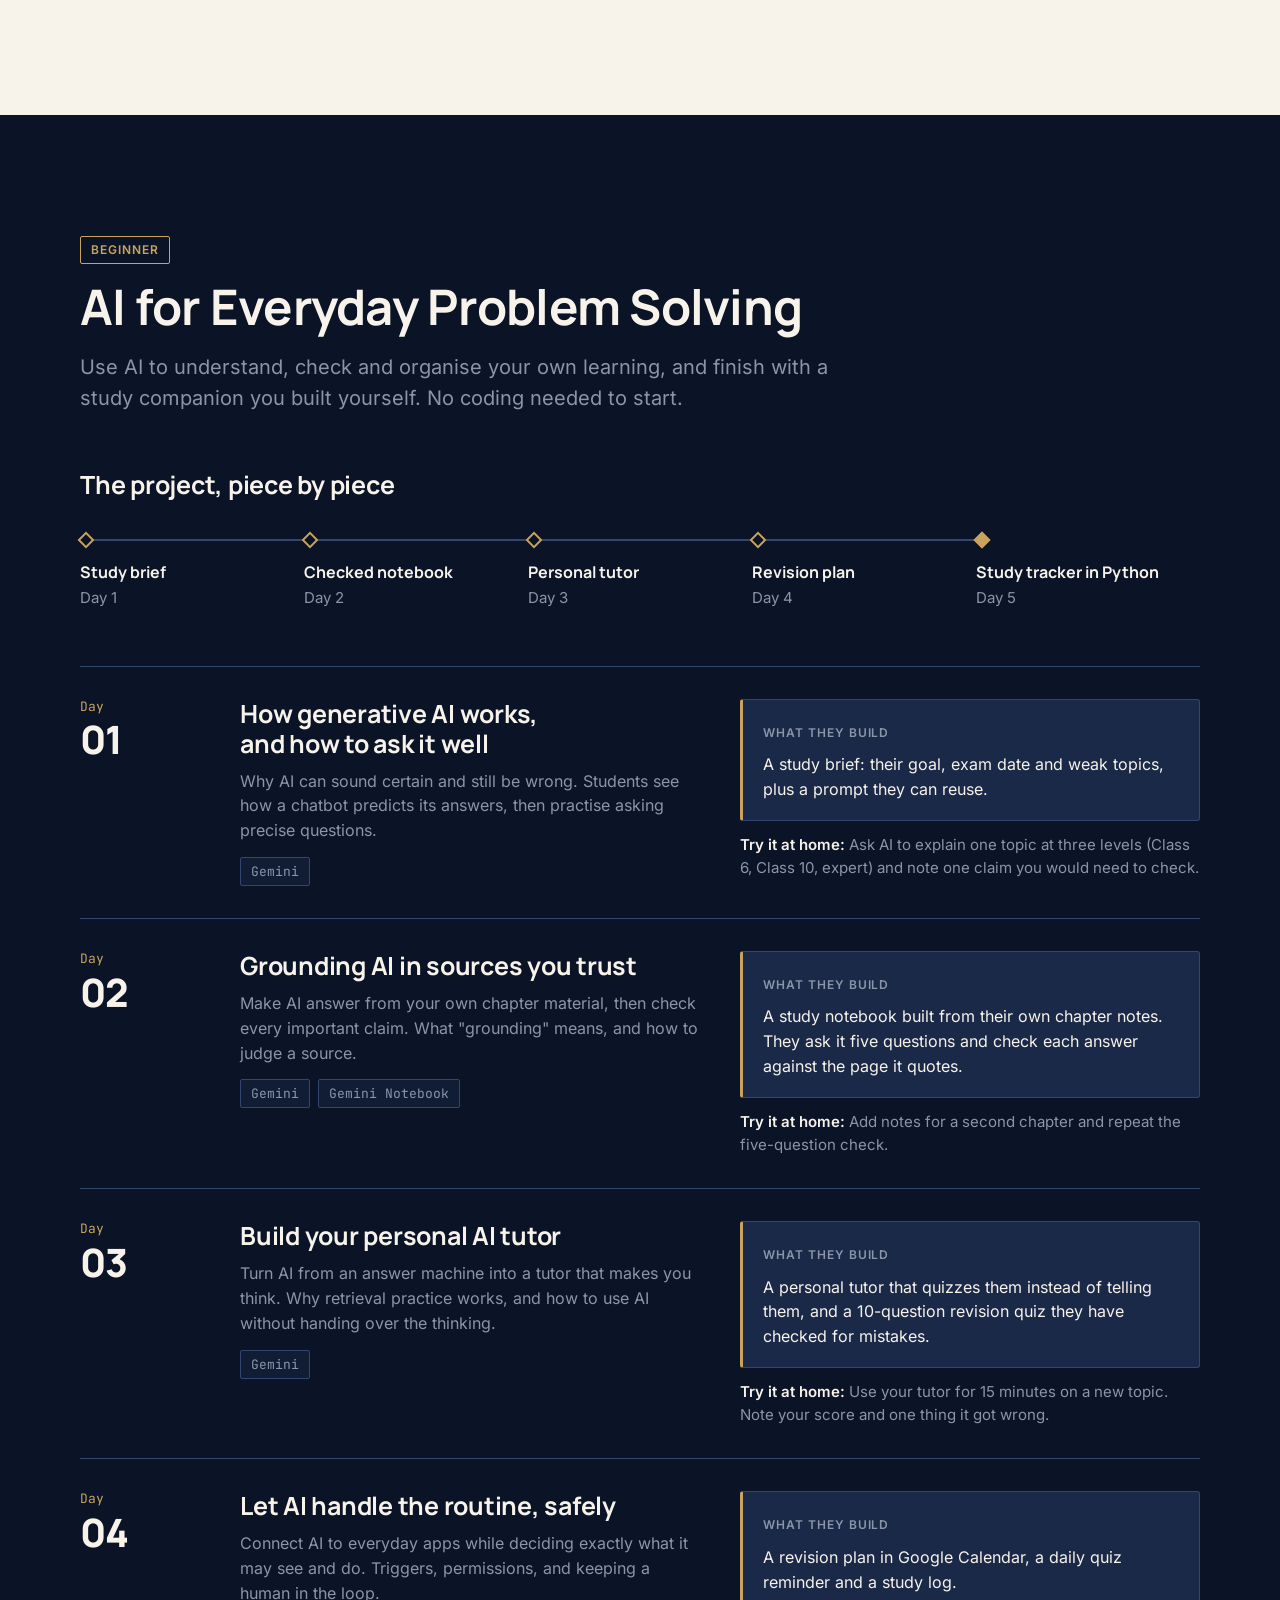
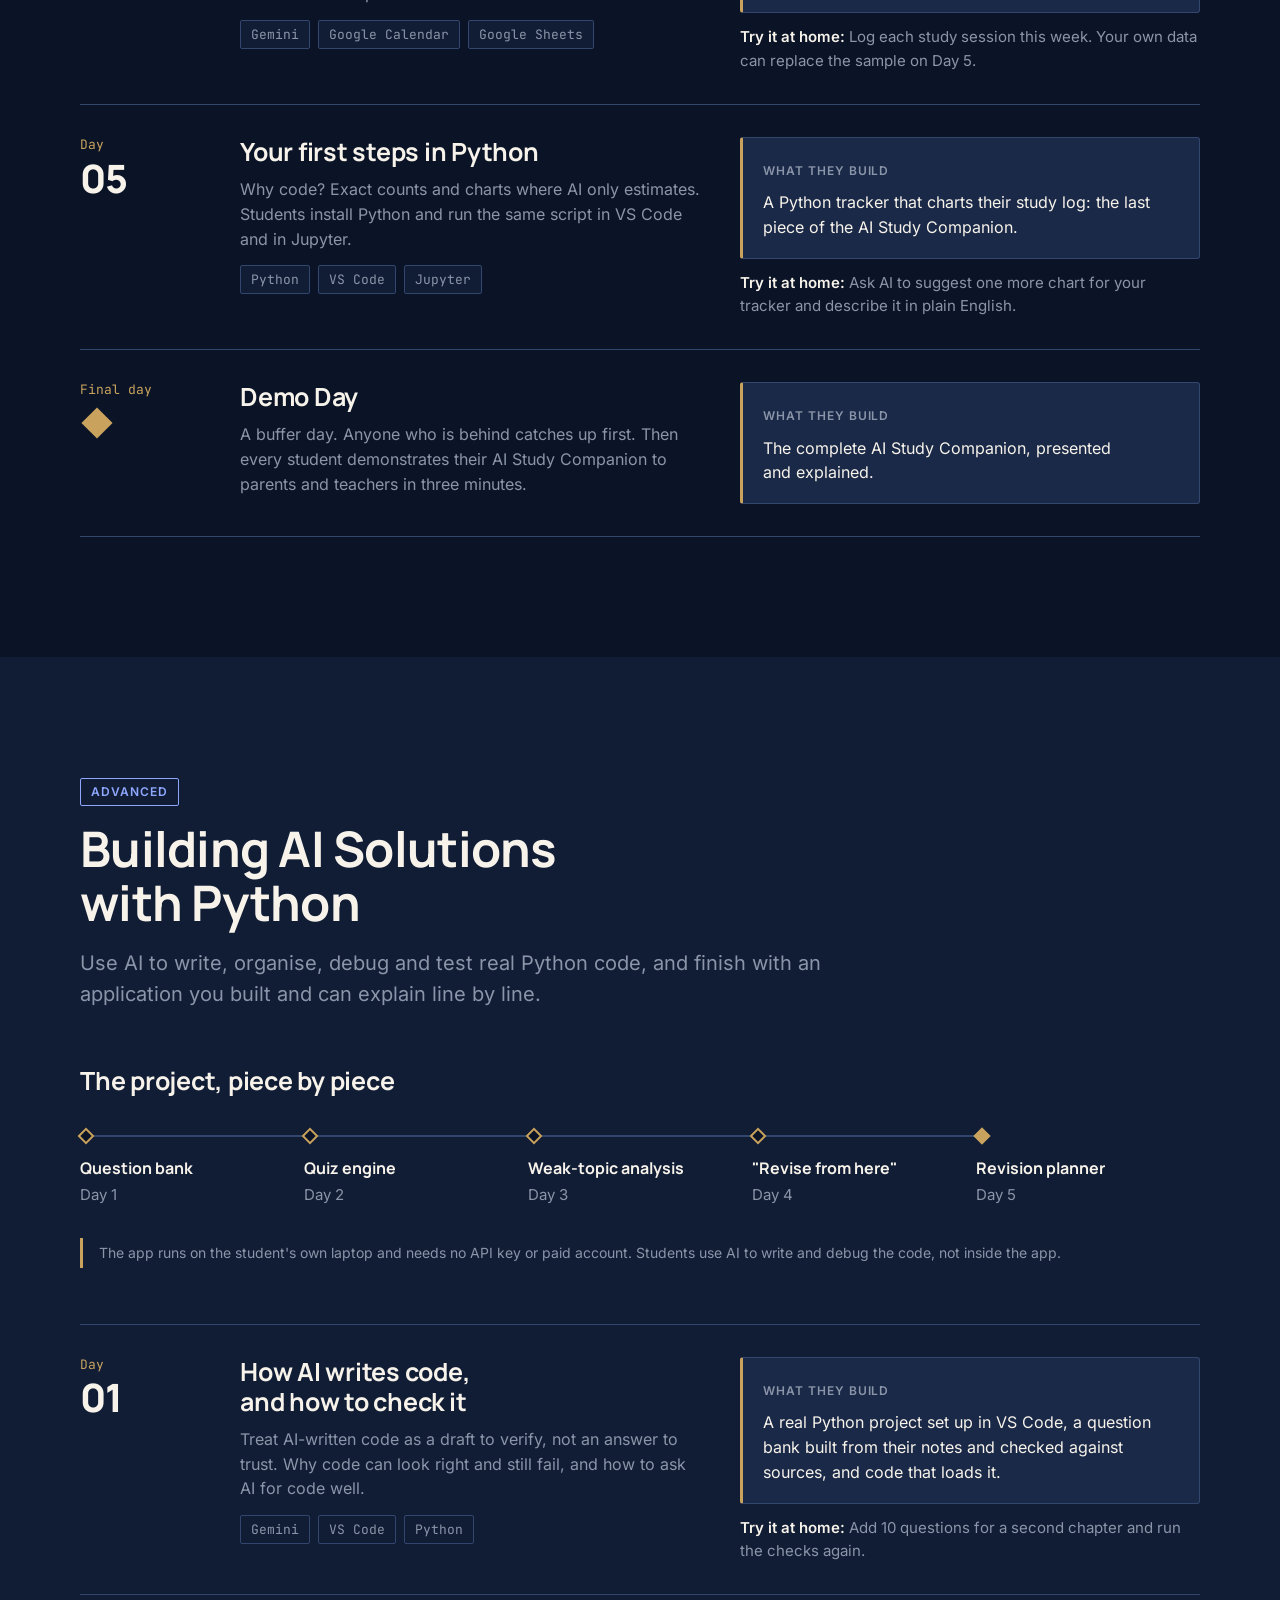
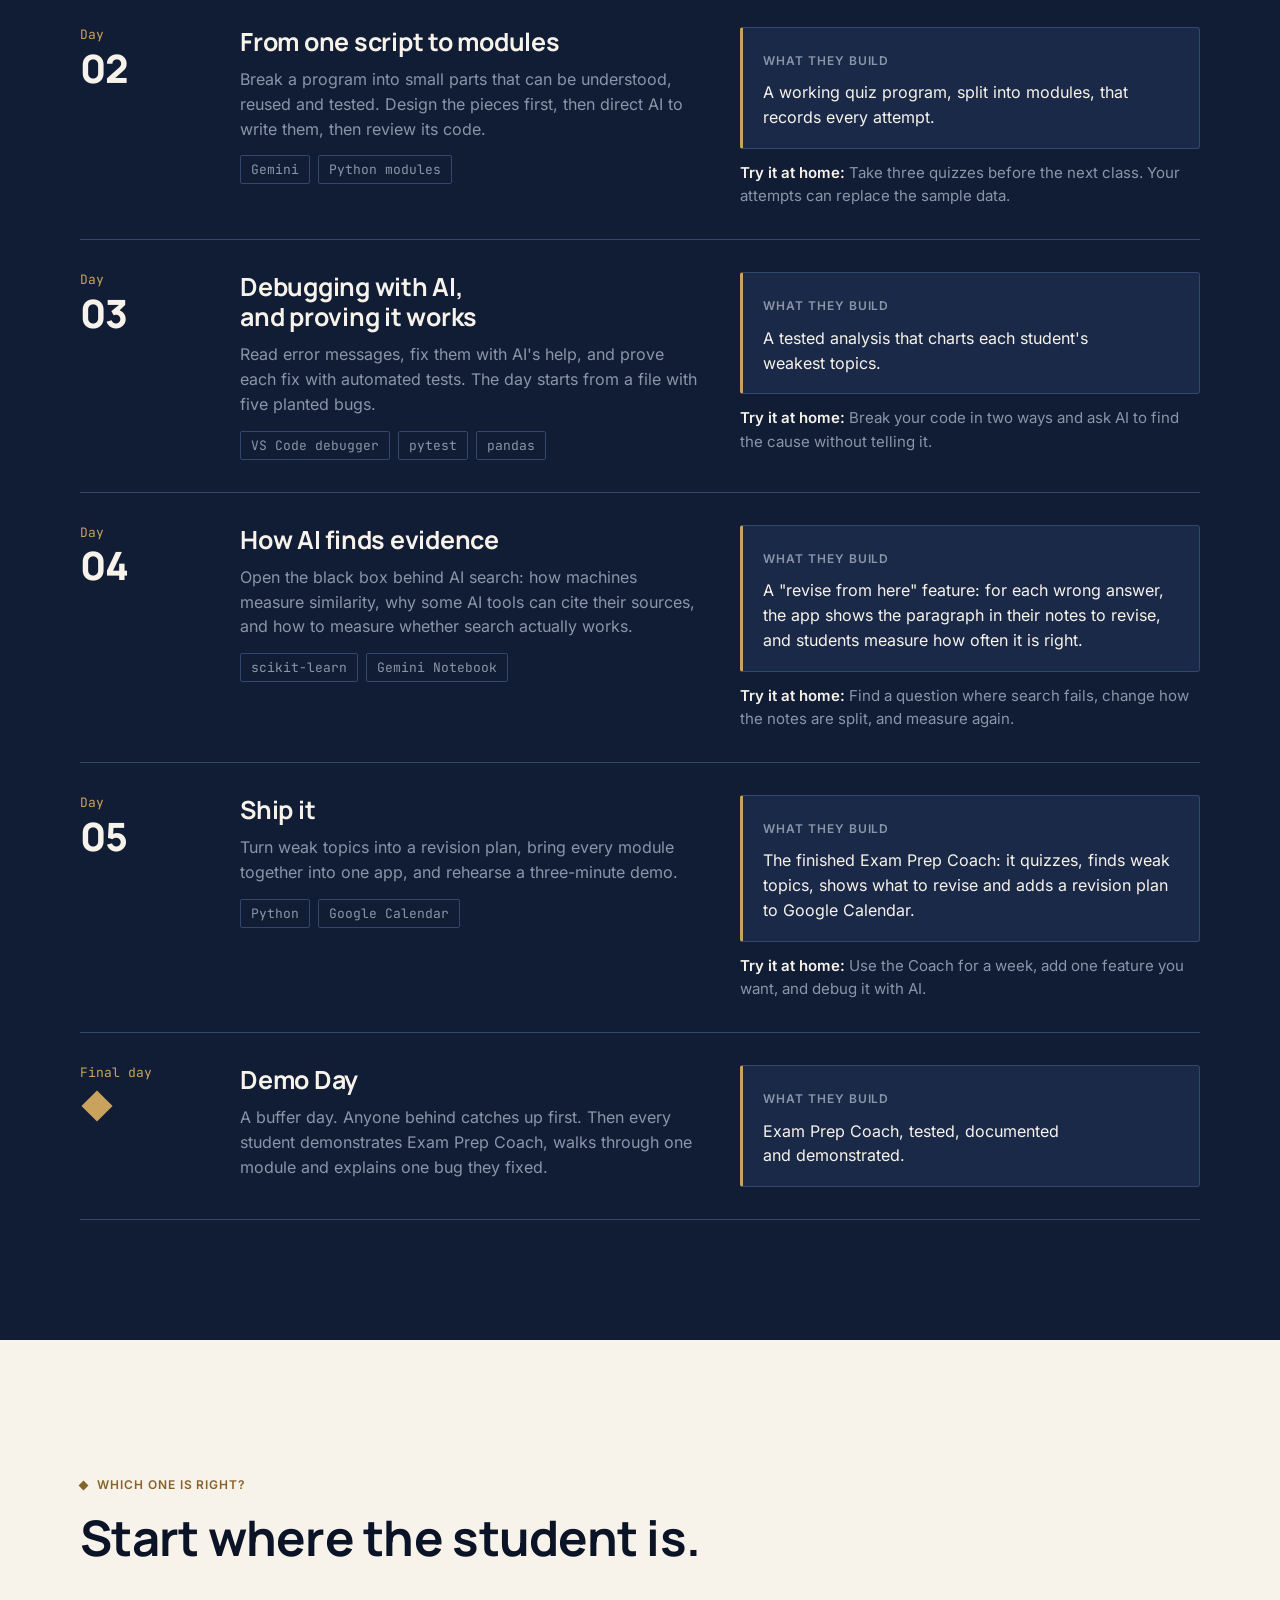
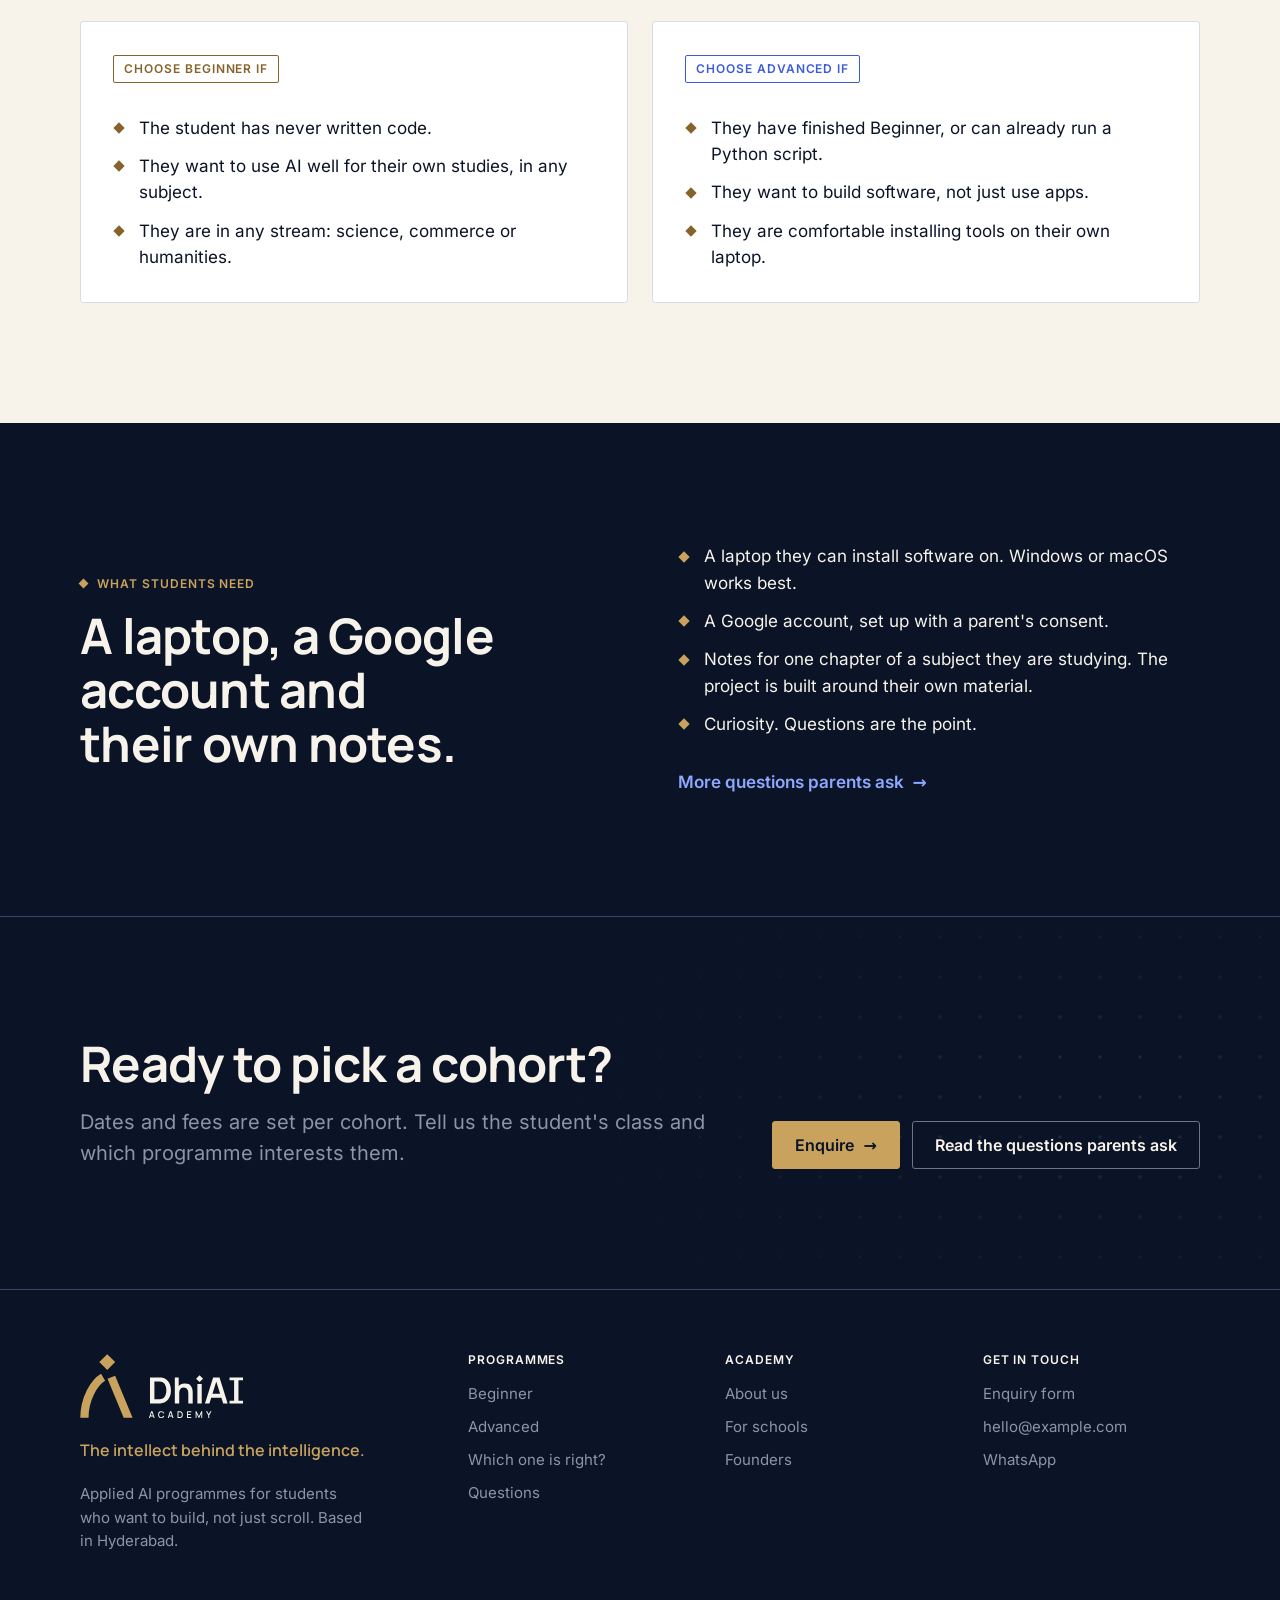
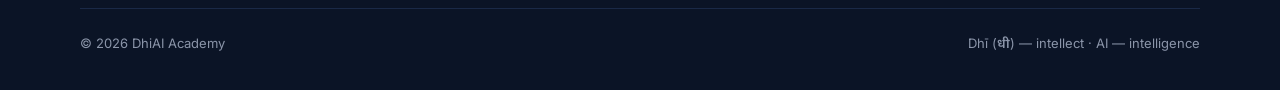
<file: programmes.html>
<!doctype html>
<html lang="en-IN">
<head>
<meta charset="utf-8">
<meta name="viewport" content="width=device-width, initial-scale=1">
<title>Programmes · DhiAI Academy</title>
<meta name="description" content="Two applied AI programmes for Classes 10–12, Beginner and Advanced, each over six weekends with a capstone project and Demo Day. See the day-by-day plan.">
<link rel="canonical" href="https://dhiai-academy.github.io/programmes">
<meta name="theme-color" content="#0B1426">
<meta property="og:type" content="website">
<meta property="og:site_name" content="DhiAI Academy">
<meta property="og:title" content="Programmes · DhiAI Academy">
<meta property="og:description" content="Two applied AI programmes for Classes 10–12, Beginner and Advanced, each over six weekends with a capstone project and Demo Day. See the day-by-day plan.">
<meta property="og:url" content="https://dhiai-academy.github.io/programmes">
<meta property="og:image" content="https://dhiai-academy.github.io/assets/img/og-image.png">
<meta property="og:image:width" content="1200">
<meta property="og:image:height" content="630">
<meta property="og:image:alt" content="DhiAI Academy — The intellect behind the intelligence.">
<meta name="twitter:card" content="summary_large_image">
<link rel="icon" href="favicon.ico" sizes="48x48">
<link rel="icon" href="favicon.svg" type="image/svg+xml">
<link rel="apple-touch-icon" href="apple-touch-icon.png">
<link rel="manifest" href="site.webmanifest">
<link rel="preload" href="assets/fonts/manrope-latin-wght-normal.woff2" as="font" type="font/woff2" crossorigin>
<link rel="preload" href="assets/fonts/inter-latin-wght-normal.woff2" as="font" type="font/woff2" crossorigin>
<link rel="stylesheet" href="css/site.css">
<script>document.documentElement.classList.add('js')</script>
<script src="js/site.js" defer></script>
</head>
<body>
<a class="skip" href="#main">Skip to content</a>
<header class="site-header">
  <div class="wrap">
    <a class="brand" href="./" aria-label="DhiAI Academy, home"><img src="assets/logo/dhiai-logo-singleline-on-dark.svg" alt="DhiAI Academy" width="155" height="34"></a>
    <button class="nav-toggle" type="button" aria-expanded="false" aria-controls="site-nav" aria-label="Menu">
      <svg width="20" height="20" viewBox="0 0 20 20" aria-hidden="true"><path d="M2 5h16M2 10h16M2 15h16" stroke="currentColor" stroke-width="1.75"/></svg>
    </button>
    <nav id="site-nav" class="nav" aria-label="Main"><a href="programmes.html" aria-current="page">Programmes</a><a href="schools.html">For schools</a><a href="about.html">About</a><a href="contact.html">Contact</a><a class="btn" href="contact.html">Enquire</a></nav>
  </div>
</header>
<main id="main">
<section class="page-hero">
  <div class="field" aria-hidden="true"></div>
  <img class="frame" src="assets/img/convergence-frame.svg" alt="" aria-hidden="true">
  <div class="wrap">
    <p class="overline">Programmes</p>
    <h1>Two programmes. One real project each.</h1>
    <p class="lede">Both run over six weekends. Each day explains one idea, shows it live, then builds it together. Every day adds a piece to a single project that students finish in class and present at Demo Day.</p>
  </div>
</section>

<nav class="subnav" aria-label="On this page"><div class="wrap"><a href="#glance">At a glance</a><a href="#beginner">Beginner</a><a href="#advanced">Advanced</a><a href="#choose">Which one is right?</a><a href="#need">What students need</a></div></nav>

<section class="section light" id="glance">
  <div class="wrap">
    <div class="head"><p class="overline">At a glance</p><h2>Beginner and Advanced, side by side</h2></div>
    <div class="table-wrap reveal">
      <table>
        <thead><tr><th scope="col"></th><th scope="col">Beginner</th><th scope="col">Advanced</th></tr></thead>
        <tbody>
          <tr><td>Title</td><td>AI for Everyday Problem Solving</td><td>Building AI Solutions with Python</td></tr>
          <tr><td>Who it's for</td><td>Any Class 10–12 student, any stream. No coding needed.</td><td>Students who have finished Beginner, or can already run a Python script.</td></tr>
          <tr><td>Schedule</td><td>5 teaching days + 1 Demo Day, over 6 weekends</td><td>5 teaching days + 1 Demo Day, over 6 weekends</td></tr>
          <tr><td>Each day</td><td>2 hours: 1 hour concepts and live demos, 1 hour guided hands-on</td><td>4 hours: 2 hours concepts and live demos, 2 hours guided hands-on</td></tr>
          <tr><td>Main tools</td><td>Gemini, Gemini Notebook, Google Calendar and Sheets; Python, VS Code and Jupyter on Day 5</td><td>Gemini for writing and debugging code; Python in VS Code with pandas, scikit-learn and pytest</td></tr>
          <tr><td>Python</td><td>Set up Python, Jupyter and VS Code; run scripts in both</td><td>Generate code with AI, organise it into modules, debug errors with AI, prove fixes with tests</td></tr>
          <tr><td>Project</td><td>My AI Study Companion</td><td>Exam Prep Coach, a Python app</td></tr>
          <tr><td>Homework</td><td colspan="2">None required. The project is finished in class; "Try it at home" exercises are optional.</td></tr>
          <tr><td>Fees and dates</td><td colspan="2">Set per cohort. <a href="contact.html">Ask us</a>.</td></tr>
        </tbody>
      </table>
    </div>
  </div>
</section>

<section class="section" id="beginner">
  <div class="wrap">
    <div class="head">
      <span class="tag tag--b">Beginner</span>
      <h2 class="mt-s">AI for Everyday Problem Solving</h2>
      <p class="lede">Use AI to understand, check and organise your own learning, and finish with a study companion you built yourself. No coding needed to start.</p>
    </div>
    <h3>The project, piece by piece</h3>
    <ol class="capstone">
      <li><b>Study brief</b>Day 1</li><li><b>Checked notebook</b>Day 2</li><li><b>Personal tutor</b>Day 3</li><li><b>Revision plan</b>Day 4</li><li><b>Study tracker in Python</b>Day 5</li>
    </ol>
    <div class="mt-l"><div class="days"><article class="day reveal">
  <div class="d">Day<b>01</b></div>
  <div><h3>How generative AI works, and how to ask it well</h3><p>Why AI can sound certain and still be wrong. Students see how a chatbot predicts its answers, then practise asking precise questions.</p><div class="tools"><span class="chip">Gemini</span></div></div>
  <div><div class="build"><span class="lab">What they build</span><p>A study brief: their goal, exam date and weak topics, plus a prompt they can reuse.</p></div><p class="home muted"><b>Try it at home:</b> Ask AI to explain one topic at three levels (Class 6, Class 10, expert) and note one claim you would need to check.</p></div>
</article><article class="day reveal">
  <div class="d">Day<b>02</b></div>
  <div><h3>Grounding AI in sources you trust</h3><p>Make AI answer from your own chapter material, then check every important claim. What "grounding" means, and how to judge a source.</p><div class="tools"><span class="chip">Gemini</span><span class="chip">Gemini Notebook</span></div></div>
  <div><div class="build"><span class="lab">What they build</span><p>A study notebook built from their own chapter notes. They ask it five questions and check each answer against the page it quotes.</p></div><p class="home muted"><b>Try it at home:</b> Add notes for a second chapter and repeat the five-question check.</p></div>
</article><article class="day reveal">
  <div class="d">Day<b>03</b></div>
  <div><h3>Build your personal AI tutor</h3><p>Turn AI from an answer machine into a tutor that makes you think. Why retrieval practice works, and how to use AI without handing over the thinking.</p><div class="tools"><span class="chip">Gemini</span></div></div>
  <div><div class="build"><span class="lab">What they build</span><p>A personal tutor that quizzes them instead of telling them, and a 10-question revision quiz they have checked for mistakes.</p></div><p class="home muted"><b>Try it at home:</b> Use your tutor for 15 minutes on a new topic. Note your score and one thing it got wrong.</p></div>
</article><article class="day reveal">
  <div class="d">Day<b>04</b></div>
  <div><h3>Let AI handle the routine, safely</h3><p>Connect AI to everyday apps while deciding exactly what it may see and do. Triggers, permissions, and keeping a human in the loop.</p><div class="tools"><span class="chip">Gemini</span><span class="chip">Google Calendar</span><span class="chip">Google Sheets</span></div></div>
  <div><div class="build"><span class="lab">What they build</span><p>A revision plan in Google Calendar, a daily quiz reminder and a study log.</p></div><p class="home muted"><b>Try it at home:</b> Log each study session this week. Your own data can replace the sample on Day 5.</p></div>
</article><article class="day reveal">
  <div class="d">Day<b>05</b></div>
  <div><h3>Your first steps in Python</h3><p>Why code? Exact counts and charts where AI only estimates. Students install Python and run the same script in VS Code and in Jupyter.</p><div class="tools"><span class="chip">Python</span><span class="chip">VS Code</span><span class="chip">Jupyter</span></div></div>
  <div><div class="build"><span class="lab">What they build</span><p>A Python tracker that charts their study log: the last piece of the AI Study Companion.</p></div><p class="home muted"><b>Try it at home:</b> Ask AI to suggest one more chart for your tracker and describe it in plain English.</p></div>
</article><article class="day day--show reveal">
  <div class="d">Final day<span class="gem" aria-hidden="true"></span></div>
  <div><h3>Demo Day</h3><p>A buffer day. Anyone who is behind catches up first. Then every student demonstrates their AI Study Companion to parents and teachers in three minutes.</p></div>
  <div><div class="build"><span class="lab">What they build</span><p>The complete AI Study Companion, presented and explained.</p></div></div>
</article></div></div>
  </div>
</section>

<section class="section raised" id="advanced">
  <div class="wrap">
    <div class="head">
      <span class="tag tag--a">Advanced</span>
      <h2 class="mt-s">Building AI Solutions with Python</h2>
      <p class="lede">Use AI to write, organise, debug and test real Python code, and finish with an application you built and can explain line by line.</p>
    </div>
    <h3>The project, piece by piece</h3>
    <ol class="capstone">
      <li><b>Question bank</b>Day 1</li><li><b>Quiz engine</b>Day 2</li><li><b>Weak-topic analysis</b>Day 3</li><li><b>"Revise from here"</b>Day 4</li><li><b>Revision planner</b>Day 5</li>
    </ol>
    <p class="note mt-m">The app runs on the student's own laptop and needs no API key or paid account. Students use AI to write and debug the code, not inside the app.</p>
    <div class="mt-l"><div class="days"><article class="day reveal">
  <div class="d">Day<b>01</b></div>
  <div><h3>How AI writes code, and how to check it</h3><p>Treat AI-written code as a draft to verify, not an answer to trust. Why code can look right and still fail, and how to ask AI for code well.</p><div class="tools"><span class="chip">Gemini</span><span class="chip">VS Code</span><span class="chip">Python</span></div></div>
  <div><div class="build"><span class="lab">What they build</span><p>A real Python project set up in VS Code, a question bank built from their notes and checked against sources, and code that loads it.</p></div><p class="home muted"><b>Try it at home:</b> Add 10 questions for a second chapter and run the checks again.</p></div>
</article><article class="day reveal">
  <div class="d">Day<b>02</b></div>
  <div><h3>From one script to modules</h3><p>Break a program into small parts that can be understood, reused and tested. Design the pieces first, then direct AI to write them, then review its code.</p><div class="tools"><span class="chip">Gemini</span><span class="chip">Python modules</span></div></div>
  <div><div class="build"><span class="lab">What they build</span><p>A working quiz program, split into modules, that records every attempt.</p></div><p class="home muted"><b>Try it at home:</b> Take three quizzes before the next class. Your attempts can replace the sample data.</p></div>
</article><article class="day reveal">
  <div class="d">Day<b>03</b></div>
  <div><h3>Debugging with AI, and proving it works</h3><p>Read error messages, fix them with AI's help, and prove each fix with automated tests. The day starts from a file with five planted bugs.</p><div class="tools"><span class="chip">VS Code debugger</span><span class="chip">pytest</span><span class="chip">pandas</span></div></div>
  <div><div class="build"><span class="lab">What they build</span><p>A tested analysis that charts each student's weakest topics.</p></div><p class="home muted"><b>Try it at home:</b> Break your code in two ways and ask AI to find the cause without telling it.</p></div>
</article><article class="day reveal">
  <div class="d">Day<b>04</b></div>
  <div><h3>How AI finds evidence</h3><p>Open the black box behind AI search: how machines measure similarity, why some AI tools can cite their sources, and how to measure whether search actually works.</p><div class="tools"><span class="chip">scikit-learn</span><span class="chip">Gemini Notebook</span></div></div>
  <div><div class="build"><span class="lab">What they build</span><p>A "revise from here" feature: for each wrong answer, the app shows the paragraph in their notes to revise, and students measure how often it is right.</p></div><p class="home muted"><b>Try it at home:</b> Find a question where search fails, change how the notes are split, and measure again.</p></div>
</article><article class="day reveal">
  <div class="d">Day<b>05</b></div>
  <div><h3>Ship it</h3><p>Turn weak topics into a revision plan, bring every module together into one app, and rehearse a three-minute demo.</p><div class="tools"><span class="chip">Python</span><span class="chip">Google Calendar</span></div></div>
  <div><div class="build"><span class="lab">What they build</span><p>The finished Exam Prep Coach: it quizzes, finds weak topics, shows what to revise and adds a revision plan to Google Calendar.</p></div><p class="home muted"><b>Try it at home:</b> Use the Coach for a week, add one feature you want, and debug it with AI.</p></div>
</article><article class="day day--show reveal">
  <div class="d">Final day<span class="gem" aria-hidden="true"></span></div>
  <div><h3>Demo Day</h3><p>A buffer day. Anyone behind catches up first. Then every student demonstrates Exam Prep Coach, walks through one module and explains one bug they fixed.</p></div>
  <div><div class="build"><span class="lab">What they build</span><p>Exam Prep Coach, tested, documented and demonstrated.</p></div></div>
</article></div></div>
  </div>
</section>

<section class="section light" id="choose">
  <div class="wrap">
    <div class="head"><p class="overline">Which one is right?</p><h2>Start where the student is.</h2></div>
    <div class="grid g2">
      <div class="card reveal"><span class="tag tag--b">Choose Beginner if</span>
        <div class="mt-m"><ul class="points"><li>The student has never written code.</li><li>They want to use AI well for their own studies, in any subject.</li><li>They are in any stream: science, commerce or humanities.</li></ul></div></div>
      <div class="card reveal"><span class="tag tag--a">Choose Advanced if</span>
        <div class="mt-m"><ul class="points"><li>They have finished Beginner, or can already run a Python script.</li><li>They want to build software, not just use apps.</li><li>They are comfortable installing tools on their own laptop.</li></ul></div></div>
    </div>
  </div>
</section>

<section class="section" id="need">
  <div class="wrap split">
    <div><p class="overline">What students need</p><h2>A laptop, a Google account and their own notes.</h2></div>
    <div class="stack reveal">
      <ul class="points"><li>A laptop they can install software on. Windows or macOS works best.</li><li>A Google account, set up with a parent's consent.</li><li>Notes for one chapter of a subject they are studying. The project is built around their own material.</li><li>Curiosity. Questions are the point.</li></ul>
      <p class="mt-m"><a class="textlink" href="contact.html#faq">More questions parents ask <span class="arrow" aria-hidden="true">→</span></a></p>
    </div>
  </div>
</section>
<section class="cta section">
  <div class="field" aria-hidden="true"></div>
  <div class="wrap cta-inner">
    <div><h2>Ready to pick a cohort?</h2><p class="lede mt-s">Dates and fees are set per cohort. Tell us the student's class and which programme interests them.</p></div>
    <div class="actions"><a class="btn" href="contact.html">Enquire <span class="arrow" aria-hidden="true">→</span></a><a class="btn btn--ghost" href="contact.html#faq">Read the questions parents ask</a></div>
  </div>
</section>
</main>
<footer class="site-footer">
  <div class="wrap">
    <div class="foot-grid">
      <div class="foot-brand">
        <img src="assets/logo/dhiai-logo-horizontal-on-dark.svg" alt="DhiAI Academy" width="163" height="64">
        <p class="line">The intellect behind the intelligence.</p>
        <p>Applied AI programmes for students who want to build, not just scroll. Based in Hyderabad.</p>
      </div>
      <div>
        <h4>Programmes</h4>
        <ul>
          <li><a href="programmes.html#beginner">Beginner</a></li>
          <li><a href="programmes.html#advanced">Advanced</a></li>
          <li><a href="programmes.html#choose">Which one is right?</a></li>
          <li><a href="contact.html#faq">Questions</a></li>
        </ul>
      </div>
      <div>
        <h4>Academy</h4>
        <ul>
          <li><a href="about.html">About us</a></li>
          <li><a href="schools.html">For schools</a></li>
          <li><a href="about.html#founders">Founders</a></li>
        </ul>
      </div>
      <div>
        <h4>Get in touch</h4>
        <ul>
          <li><a href="https://forms.gle/REPLACE-WITH-YOUR-FORM-ID" target="_blank" rel="noopener">Enquiry form</a></li>
          <li><a href="mailto:hello@example.com">hello@example.com</a></li>
          <li><a href="https://wa.me/910000000000?text=Hi%20DhiAI%20Academy%2C%20I%27d%20like%20to%20know%20more%20about%20your%20programmes." target="_blank" rel="noopener">WhatsApp</a></li>
        </ul>
      </div>
    </div>
    <div class="foot-base">
      <span>© <span id="year">2026</span> DhiAI Academy</span>
      <span>Dhī (<span class="dhi" lang="sa">धी</span>) — intellect · AI — intelligence</span>
    </div>
  </div>
</footer>
</body>
</html>
</file>
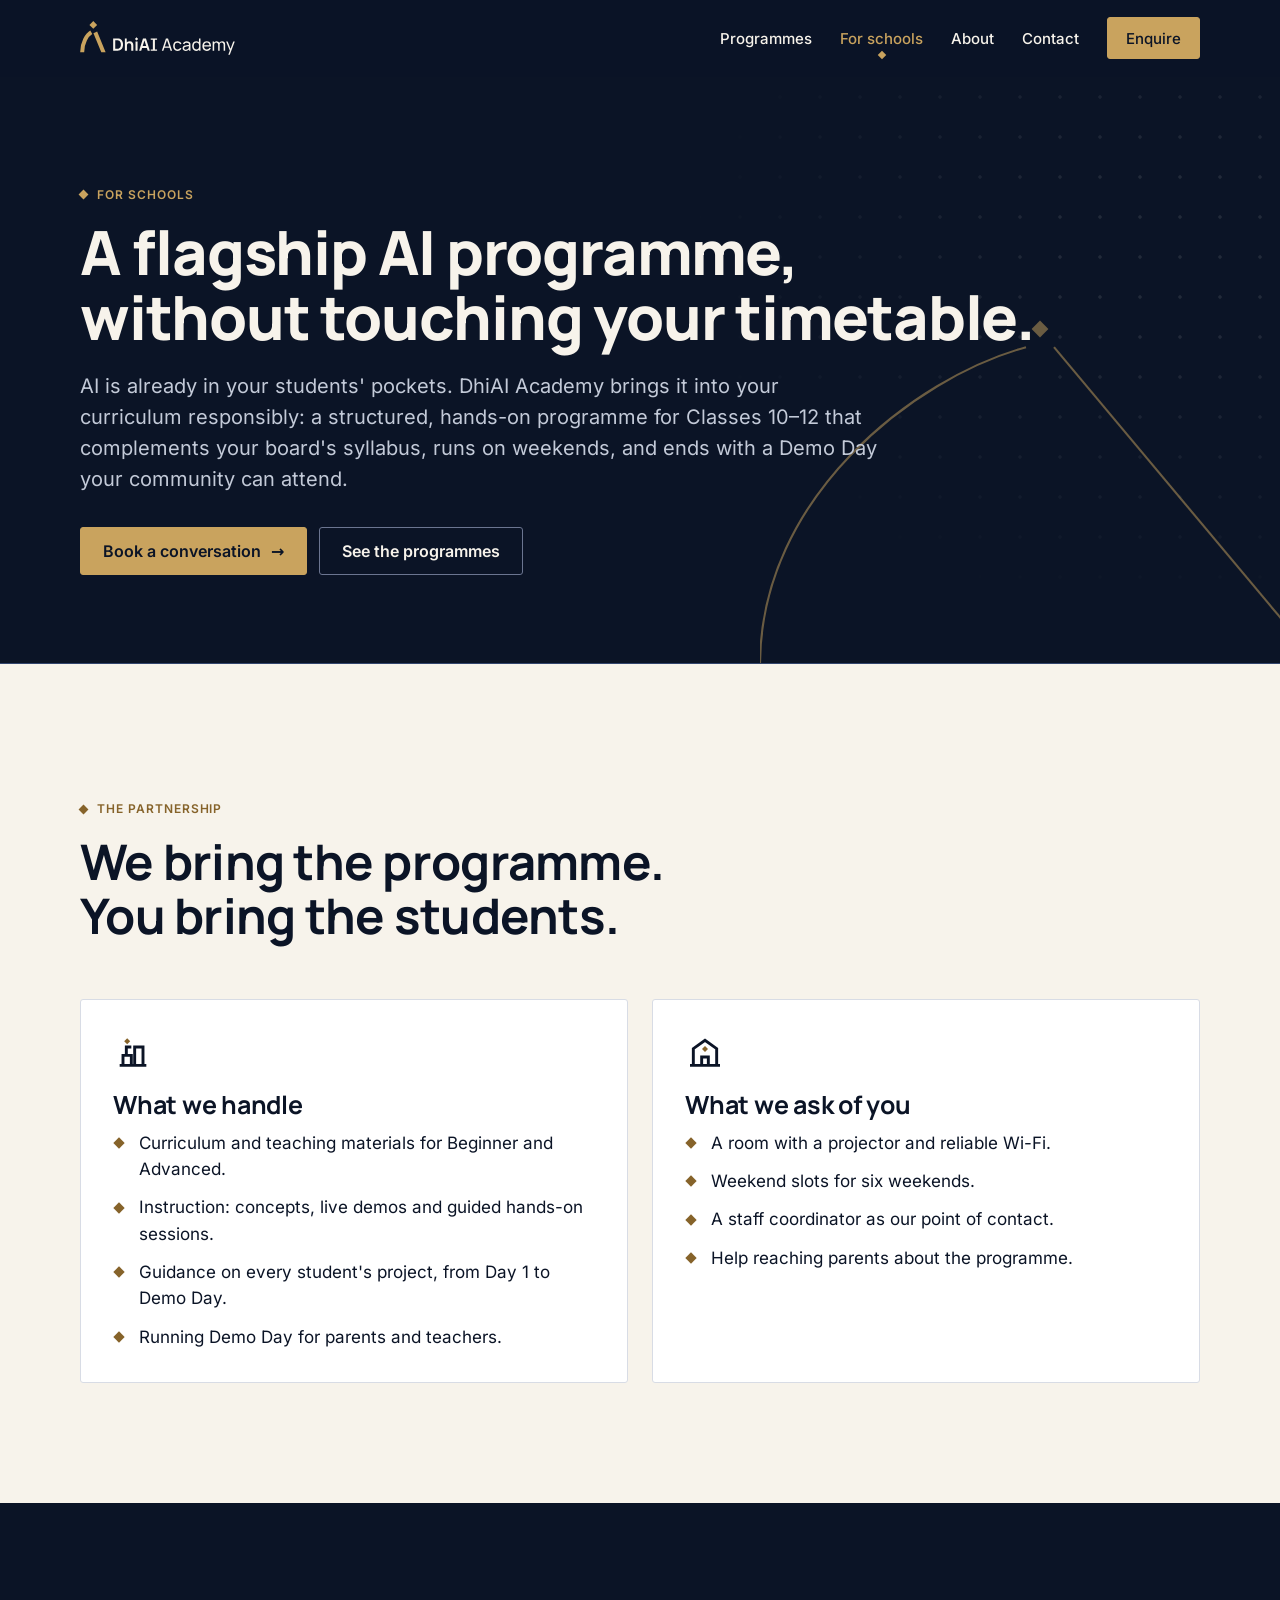
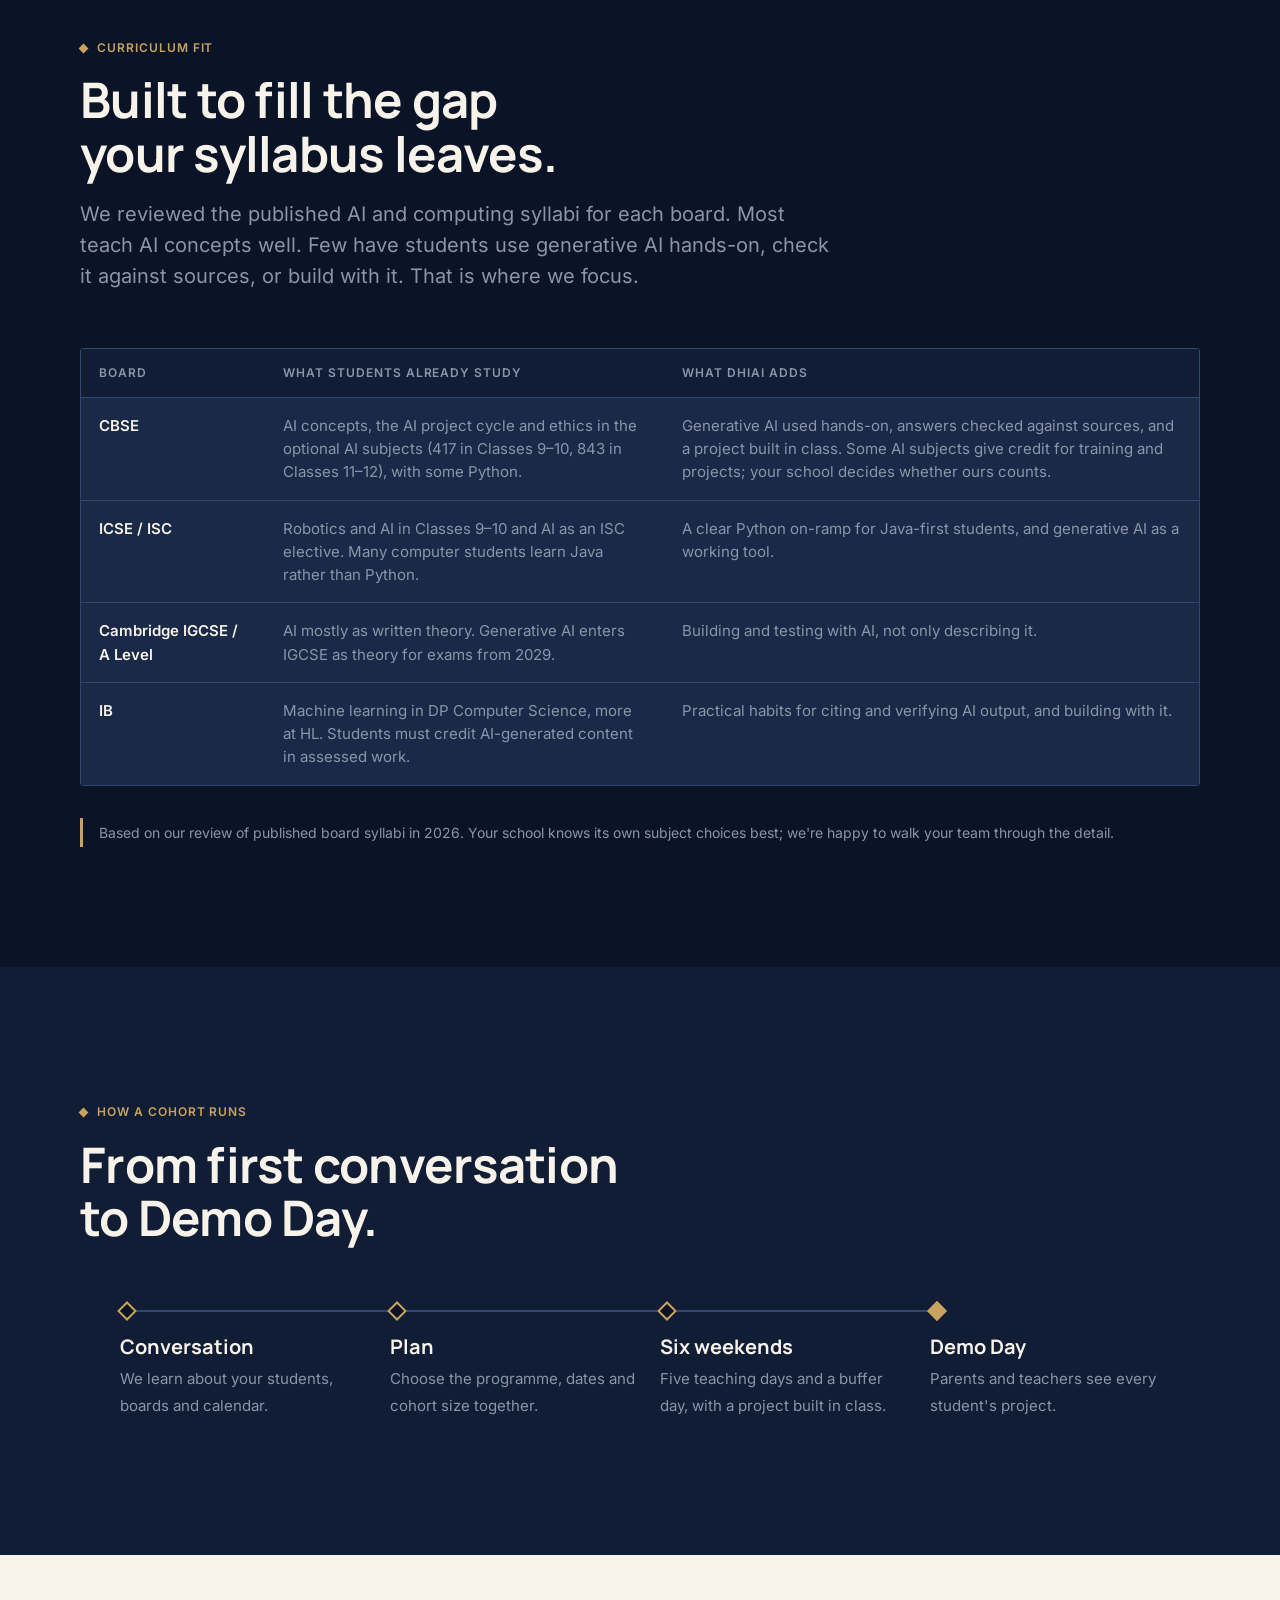
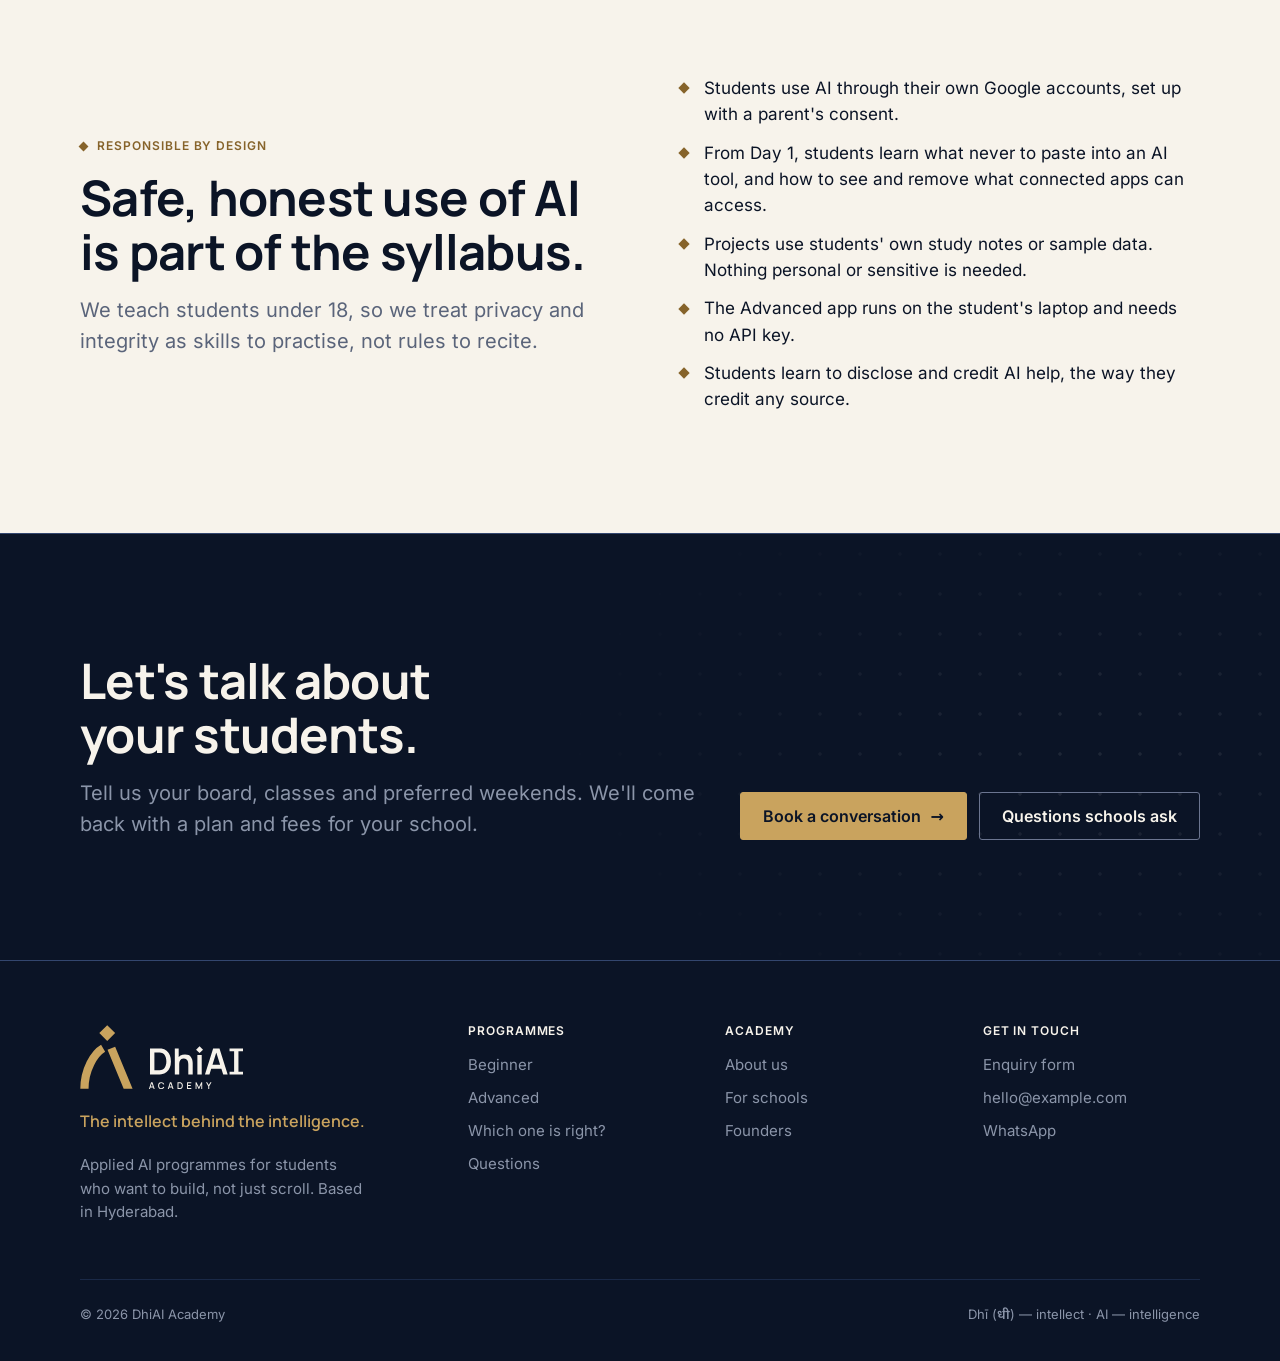
<file: schools.html>
<!doctype html>
<html lang="en-IN">
<head>
<meta charset="utf-8">
<meta name="viewport" content="width=device-width, initial-scale=1">
<title>For schools · DhiAI Academy</title>
<meta name="description" content="Bring a hands-on applied AI programme to your Class 10–12 students. Complements CBSE, ICSE, IGCSE and IB, runs on weekends, and ends with a student Demo Day.">
<link rel="canonical" href="https://dhiai-academy.github.io/schools">
<meta name="theme-color" content="#0B1426">
<meta property="og:type" content="website">
<meta property="og:site_name" content="DhiAI Academy">
<meta property="og:title" content="For schools · DhiAI Academy">
<meta property="og:description" content="Bring a hands-on applied AI programme to your Class 10–12 students. Complements CBSE, ICSE, IGCSE and IB, runs on weekends, and ends with a student Demo Day.">
<meta property="og:url" content="https://dhiai-academy.github.io/schools">
<meta property="og:image" content="https://dhiai-academy.github.io/assets/img/og-image.png">
<meta property="og:image:width" content="1200">
<meta property="og:image:height" content="630">
<meta property="og:image:alt" content="DhiAI Academy — The intellect behind the intelligence.">
<meta name="twitter:card" content="summary_large_image">
<link rel="icon" href="favicon.ico" sizes="48x48">
<link rel="icon" href="favicon.svg" type="image/svg+xml">
<link rel="apple-touch-icon" href="apple-touch-icon.png">
<link rel="manifest" href="site.webmanifest">
<link rel="preload" href="assets/fonts/manrope-latin-wght-normal.woff2" as="font" type="font/woff2" crossorigin>
<link rel="preload" href="assets/fonts/inter-latin-wght-normal.woff2" as="font" type="font/woff2" crossorigin>
<link rel="stylesheet" href="css/site.css">
<script>document.documentElement.classList.add('js')</script>
<script src="js/site.js" defer></script>
</head>
<body>
<a class="skip" href="#main">Skip to content</a>
<header class="site-header">
  <div class="wrap">
    <a class="brand" href="./" aria-label="DhiAI Academy, home"><img src="assets/logo/dhiai-logo-singleline-on-dark.svg" alt="DhiAI Academy" width="155" height="34"></a>
    <button class="nav-toggle" type="button" aria-expanded="false" aria-controls="site-nav" aria-label="Menu">
      <svg width="20" height="20" viewBox="0 0 20 20" aria-hidden="true"><path d="M2 5h16M2 10h16M2 15h16" stroke="currentColor" stroke-width="1.75"/></svg>
    </button>
    <nav id="site-nav" class="nav" aria-label="Main"><a href="programmes.html">Programmes</a><a href="schools.html" aria-current="page">For schools</a><a href="about.html">About</a><a href="contact.html">Contact</a><a class="btn" href="contact.html">Enquire</a></nav>
  </div>
</header>
<main id="main">
<section class="page-hero">
  <div class="field" aria-hidden="true"></div>
  <img class="frame" src="assets/img/convergence-frame.svg" alt="" aria-hidden="true">
  <div class="wrap">
    <p class="overline">For schools</p>
    <h1>A flagship AI programme, without touching your timetable.</h1>
    <p class="lede">AI is already in your students' pockets. DhiAI Academy brings it into your curriculum responsibly: a structured, hands-on programme for Classes 10–12 that complements your board's syllabus, runs on weekends, and ends with a Demo Day your community can attend.</p><div class="actions"><a class="btn" href="https://forms.gle/REPLACE-WITH-YOUR-FORM-ID" target="_blank" rel="noopener">Book a conversation <span class="arrow" aria-hidden="true">→</span></a><a class="btn btn--ghost" href="programmes.html">See the programmes</a></div>
  </div>
</section>

<section class="section light">
  <div class="wrap">
    <div class="head"><p class="overline">The partnership</p><h2>We bring the programme. You bring the students.</h2></div>
    <div class="grid g2">
      <div class="card reveal"><svg class="icon" viewBox="0 0 24 24" aria-hidden="true"><path d="M4 20h16M6 20v-6h5v6M13 20V9h5v11M8 14V9h3" fill="none" stroke="currentColor" stroke-width="1.75" stroke-linecap="butt" stroke-linejoin="miter"/><path class="pt" d="M8.5 3.7L10.3 5.5L8.5 7.3L6.7 5.5Z"/></svg><h3>What we handle</h3>
        <ul class="points"><li>Curriculum and teaching materials for Beginner and Advanced.</li><li>Instruction: concepts, live demos and guided hands-on sessions.</li><li>Guidance on every student's project, from Day 1 to Demo Day.</li><li>Running Demo Day for parents and teachers.</li></ul></div>
      <div class="card reveal"><svg class="icon" viewBox="0 0 24 24" aria-hidden="true"><path d="M3 20h18M5 20V10l7-5 7 5v10M10 20v-5h4v5" fill="none" stroke="currentColor" stroke-width="1.75" stroke-linecap="butt" stroke-linejoin="miter"/><path class="pt" d="M12 8.399999999999999L13.8 10.2L12 12.0L10.2 10.2Z"/></svg><h3>What we ask of you</h3>
        <ul class="points"><li>A room with a projector and reliable Wi-Fi.</li><li>Weekend slots for six weekends.</li><li>A staff coordinator as our point of contact.</li><li>Help reaching parents about the programme.</li></ul></div>
    </div>
  </div>
</section>

<section class="section">
  <div class="wrap">
    <div class="head">
      <p class="overline">Curriculum fit</p>
      <h2>Built to fill the gap your syllabus leaves.</h2>
      <p class="lede">We reviewed the published AI and computing syllabi for each board. Most teach AI concepts well. Few have students use generative AI hands-on, check it against sources, or build with it. That is where we focus.</p>
    </div>
    <div class="table-wrap reveal">
      <table>
        <thead><tr><th scope="col">Board</th><th scope="col">What students already study</th><th scope="col">What DhiAI adds</th></tr></thead>
        <tbody>
          <tr><td>CBSE</td><td>AI concepts, the AI project cycle and ethics in the optional AI subjects (417 in Classes 9–10, 843 in Classes 11–12), with some Python.</td><td>Generative AI used hands-on, answers checked against sources, and a project built in class. Some AI subjects give credit for training and projects; your school decides whether ours counts.</td></tr>
          <tr><td>ICSE / ISC</td><td>Robotics and AI in Classes 9–10 and AI as an ISC elective. Many computer students learn Java rather than Python.</td><td>A clear Python on-ramp for Java-first students, and generative AI as a working tool.</td></tr>
          <tr><td>Cambridge IGCSE / A Level</td><td>AI mostly as written theory. Generative AI enters IGCSE as theory for exams from 2029.</td><td>Building and testing with AI, not only describing it.</td></tr>
          <tr><td>IB</td><td>Machine learning in DP Computer Science, more at HL. Students must credit AI-generated content in assessed work.</td><td>Practical habits for citing and verifying AI output, and building with it.</td></tr>
        </tbody>
      </table>
    </div>
    <p class="note mt-m">Based on our review of published board syllabi in 2026. Your school knows its own subject choices best; we're happy to walk your team through the detail.</p>
  </div>
</section>

<section class="section raised">
  <div class="wrap">
    <div class="head"><p class="overline">How a cohort runs</p><h2>From first conversation to Demo Day.</h2></div>
    <ol class="journey reveal">
      <li><b>Conversation</b><span>We learn about your students, boards and calendar.</span></li>
      <li><b>Plan</b><span>Choose the programme, dates and cohort size together.</span></li>
      <li><b>Six weekends</b><span>Five teaching days and a buffer day, with a project built in class.</span></li>
      <li><b>Demo Day</b><span>Parents and teachers see every student's project.</span></li>
    </ol>
  </div>
</section>

<section class="section light">
  <div class="wrap split">
    <div>
      <p class="overline">Responsible by design</p>
      <h2>Safe, honest use of AI is part of the syllabus.</h2>
      <p class="lede mt-s">We teach students under 18, so we treat privacy and integrity as skills to practise, not rules to recite.</p>
    </div>
    <div class="reveal">
      <ul class="points"><li>Students use AI through their own Google accounts, set up with a parent's consent.</li><li>From Day 1, students learn what never to paste into an AI tool, and how to see and remove what connected apps can access.</li><li>Projects use students' own study notes or sample data. Nothing personal or sensitive is needed.</li><li>The Advanced app runs on the student's laptop and needs no API key.</li><li>Students learn to disclose and credit AI help, the way they credit any source.</li></ul>
    </div>
  </div>
</section>
<section class="cta section">
  <div class="field" aria-hidden="true"></div>
  <div class="wrap cta-inner">
    <div><h2>Let's talk about your students.</h2><p class="lede mt-s">Tell us your board, classes and preferred weekends. We'll come back with a plan and fees for your school.</p></div>
    <div class="actions"><a class="btn" href="https://forms.gle/REPLACE-WITH-YOUR-FORM-ID" target="_blank" rel="noopener">Book a conversation <span class="arrow" aria-hidden="true">→</span></a><a class="btn btn--ghost" href="contact.html#faq">Questions schools ask</a></div>
  </div>
</section>
</main>
<footer class="site-footer">
  <div class="wrap">
    <div class="foot-grid">
      <div class="foot-brand">
        <img src="assets/logo/dhiai-logo-horizontal-on-dark.svg" alt="DhiAI Academy" width="163" height="64">
        <p class="line">The intellect behind the intelligence.</p>
        <p>Applied AI programmes for students who want to build, not just scroll. Based in Hyderabad.</p>
      </div>
      <div>
        <h4>Programmes</h4>
        <ul>
          <li><a href="programmes.html#beginner">Beginner</a></li>
          <li><a href="programmes.html#advanced">Advanced</a></li>
          <li><a href="programmes.html#choose">Which one is right?</a></li>
          <li><a href="contact.html#faq">Questions</a></li>
        </ul>
      </div>
      <div>
        <h4>Academy</h4>
        <ul>
          <li><a href="about.html">About us</a></li>
          <li><a href="schools.html">For schools</a></li>
          <li><a href="about.html#founders">Founders</a></li>
        </ul>
      </div>
      <div>
        <h4>Get in touch</h4>
        <ul>
          <li><a href="https://forms.gle/REPLACE-WITH-YOUR-FORM-ID" target="_blank" rel="noopener">Enquiry form</a></li>
          <li><a href="mailto:hello@example.com">hello@example.com</a></li>
          <li><a href="https://wa.me/910000000000?text=Hi%20DhiAI%20Academy%2C%20I%27d%20like%20to%20know%20more%20about%20your%20programmes." target="_blank" rel="noopener">WhatsApp</a></li>
        </ul>
      </div>
    </div>
    <div class="foot-base">
      <span>© <span id="year">2026</span> DhiAI Academy</span>
      <span>Dhī (<span class="dhi" lang="sa">धी</span>) — intellect · AI — intelligence</span>
    </div>
  </div>
</footer>
</body>
</html>
</file>
<file: css/site.css>
/* DhiAI Academy — site styles
   Built on Brand Guidelines v1.0 (Midnight & Brass). Dark-first; ivory sections for long reading.
   Colour ratio target: 60 Midnight · 25 Ivory/White · 10 Brass · 5 Insight Blue. */

@font-face { font-family: "Manrope"; src: url("../assets/fonts/manrope-latin-wght-normal.woff2") format("woff2"); font-weight: 200 800; font-display: swap; }
@font-face { font-family: "Inter"; src: url("../assets/fonts/inter-latin-wght-normal.woff2") format("woff2"); font-weight: 100 900; font-display: swap; }
@font-face { font-family: "Manrope"; src: url("../assets/fonts/manrope-macron-wght.woff2") format("woff2"); font-weight: 200 800; font-display: swap; unicode-range: U+0100-0101, U+012A-012B; }
@font-face { font-family: "Inter"; src: url("../assets/fonts/inter-macron-wght.woff2") format("woff2"); font-weight: 100 900; font-display: swap; unicode-range: U+0100-0101, U+012A-012B; }
@font-face { font-family: "Noto Sans Devanagari"; src: url("../assets/fonts/noto-sans-devanagari-dhi-600.woff2") format("woff2"); font-weight: 500 700; font-display: swap; unicode-range: U+0900-097F; }
@font-face { font-family: "JetBrains Mono"; src: url("../assets/fonts/jetbrains-mono-latin-400-normal.woff2") format("woff2"); font-weight: 400; font-display: swap; }

:root {
  --midnight-900: #0B1426; --midnight-800: #111D35; --midnight-700: #1A2947; --midnight-500: #33466E;
  --brass-400: #C9A35E; --brass-300: #DDC08A; --brass-600: #86632A; --brass-700: #6B4E1F;
  --insight-400: #8FA8FF; --insight-300: #A9BCFF; --insight-600: #3D5BD9;
  --ivory-50: #F7F3EB; --ivory-100: #EFE8DA;
  --slate-200: #D8DCE5; --slate-400: #8B95A9; --slate-500: #6B7590; --slate-600: #5A647A;

  /* dark theme (default) */
  --bg: var(--midnight-900); --bg-raised: var(--midnight-800); --bg-card: var(--midnight-700);
  --ink: var(--ivory-50); --ink-muted: var(--slate-400); --line: var(--midnight-500);
  --point: var(--brass-400); --point-hover: var(--brass-300); --link: var(--insight-400); --link-hover: var(--insight-300);

  --font-display: "Manrope", system-ui, sans-serif;
  --font-body: "Inter", system-ui, -apple-system, "Segoe UI", sans-serif;
  --font-mono: "JetBrains Mono", ui-monospace, monospace;
  --wrap: 1200px; --gutter: clamp(20px, 4vw, 40px);
  --radius: 3px; --ease: cubic-bezier(.2,.7,.2,1);
}

.light {
  --bg: var(--ivory-50); --bg-raised: #FFFFFF; --bg-card: #FFFFFF;
  --ink: var(--midnight-900); --ink-muted: var(--slate-600); --line: var(--slate-200);
  --point: var(--brass-600); --point-hover: var(--brass-700); --link: var(--insight-600); --link-hover: #2D47B3;
  background: var(--bg); color: var(--ink);
}
.raised { background: var(--bg-raised); }

*, *::before, *::after { box-sizing: border-box; }
html { -webkit-text-size-adjust: 100%; scroll-behavior: smooth; scroll-padding-top: 88px; }
@media (prefers-reduced-motion: reduce) { html { scroll-behavior: auto; } *, *::before, *::after { animation: none !important; transition: none !important; } }
body { margin: 0; background: var(--bg); color: var(--ink); font: 400 17px/1.55 var(--font-body); text-rendering: optimizeLegibility; -webkit-font-smoothing: antialiased; }
img, svg { display: block; max-width: 100%; }
a { color: var(--link); text-underline-offset: 3px; text-decoration-thickness: 1px; }
a:hover { color: var(--link-hover); }
:focus-visible { outline: 2px solid var(--link); outline-offset: 3px; border-radius: 2px; }
::selection { background: var(--brass-400); color: var(--midnight-900); }

.skip { position: absolute; left: -9999px; top: 8px; z-index: 100; background: var(--ivory-50); color: var(--midnight-900); padding: 10px 16px; font-weight: 600; }
.skip:focus { left: 8px; }

.wrap { max-width: var(--wrap); margin: 0 auto; padding: 0 var(--gutter); }
.section { padding: clamp(64px, 10vw, 120px) 0; position: relative; }
.section--tight { padding: clamp(48px, 7vw, 80px) 0; }

/* ---------- type ---------- */
h1, h2, h3, h4 { font-family: var(--font-display); color: var(--ink); margin: 0; text-wrap: balance; }
h1 { font-weight: 800; font-size: clamp(39px, 6.2vw, 61px); line-height: 1.06; letter-spacing: -0.02em; }
h2 { font-weight: 700; font-size: clamp(31px, 4.2vw, 49px); line-height: 1.1; letter-spacing: -0.015em; }
h3 { font-weight: 700; font-size: clamp(20px, 2.2vw, 25px); line-height: 1.2; letter-spacing: -0.01em; }
h4 { font-weight: 600; font-size: 17px; line-height: 1.3; }
p { margin: 0; text-wrap: pretty; }
.lede { font-size: clamp(17px, 1.6vw, 20px); color: var(--ink-muted); max-width: 62ch; }
.overline { font: 600 12px/1.2 var(--font-body); letter-spacing: .08em; text-transform: uppercase; color: var(--point); display: inline-flex; align-items: center; gap: 10px; margin: 0 0 18px; }
.overline::before { content: ""; width: 7px; height: 7px; background: currentColor; transform: rotate(45deg); flex: none; }
.muted { color: var(--ink-muted); }
.mono { font-family: var(--font-mono); font-size: .9em; }
.head { max-width: 760px; margin-bottom: clamp(36px, 5vw, 56px); }
.head p { margin-top: 18px; }
.stack > * + * { margin-top: 16px; }

/* ---------- buttons ---------- */
.btn { --b-bg: var(--brass-400); --b-ink: var(--midnight-900); display: inline-flex; align-items: center; justify-content: center; gap: 10px; min-height: 48px; padding: 0 22px; border: 1.5px solid var(--b-bg); border-radius: var(--radius); background: var(--b-bg); color: var(--b-ink); font: 600 16px/1 var(--font-body); text-decoration: none; transition: background-color .18s var(--ease), border-color .18s var(--ease), color .18s var(--ease); cursor: pointer; }
.btn:hover { --b-bg: var(--brass-300); color: var(--b-ink); }
.btn--ghost { background: transparent; color: var(--ink); border-color: var(--slate-500); }
.btn--ghost:hover { background: transparent; color: var(--ink); border-color: var(--ink); }
.light .btn { --b-bg: var(--insight-600); --b-ink: #FFFFFF; }
.light .btn:hover { --b-bg: #2D47B3; }
.light .btn--ghost { background: transparent; color: var(--ink); border-color: var(--slate-600); }
.light .btn--ghost:hover { border-color: var(--ink); }
.btn .arrow { transition: transform .18s var(--ease); }
.btn:hover .arrow { transform: translateX(3px); }
.actions { display: flex; flex-wrap: wrap; gap: 12px; margin-top: 32px; }
.textlink { font-weight: 600; text-decoration: none; display: inline-flex; gap: 8px; align-items: center; }
.textlink:hover { text-decoration: underline; }

/* ---------- header ---------- */
.site-header { position: sticky; top: 0; z-index: 50; background: rgba(11, 20, 38, .92); backdrop-filter: saturate(140%) blur(10px); -webkit-backdrop-filter: saturate(140%) blur(10px); border-bottom: 1px solid transparent; transition: border-color .2s var(--ease); }
.site-header.is-scrolled { border-bottom-color: var(--midnight-500); }
.site-header .wrap { display: flex; align-items: center; justify-content: space-between; height: 76px; gap: 24px; }
.brand { display: block; padding: 6px 0; } /* clear space: logo carries its own margin via padding */
.brand img { height: 34px; width: auto; }
.nav { display: flex; align-items: center; gap: 4px; }
.nav a { color: var(--ivory-50); text-decoration: none; font: 500 15px/1 var(--font-body); padding: 10px 12px; border-radius: var(--radius); position: relative; }
.nav a:hover { color: var(--brass-300); }
.nav a[aria-current="page"] { color: var(--brass-400); }
.nav a[aria-current="page"]::after { content: ""; position: absolute; left: 50%; bottom: -2px; width: 6px; height: 6px; background: var(--brass-400); transform: translateX(-50%) rotate(45deg); }
.nav .btn { margin-left: 12px; min-height: 42px; padding: 0 18px; font-size: 15px; color: var(--midnight-900); }
.nav .btn:hover { color: var(--midnight-900); }
.nav-toggle { display: none; background: none; border: 1px solid var(--midnight-500); color: var(--ivory-50); border-radius: var(--radius); width: 46px; height: 46px; cursor: pointer; }
.nav-toggle svg { margin: auto; }
@media (max-width: 920px) {
  .js .nav-toggle { display: block; }
  .js .nav { position: fixed; inset: 76px 0 auto 0; flex-direction: column; align-items: stretch; gap: 0; background: var(--midnight-900); border-bottom: 1px solid var(--midnight-500); padding: 8px var(--gutter) 24px; display: none; }
  .js .nav.is-open { display: flex; }
  .js .nav a { padding: 16px 4px; font-size: 18px; border-bottom: 1px solid var(--midnight-700); }
  .js .nav a[aria-current="page"]::after { left: auto; right: 8px; bottom: 50%; transform: translateY(50%) rotate(45deg); }
  .js .nav .btn { margin: 20px 0 0; min-height: 52px; border-bottom: 0; }
  html:not(.js) .site-header .wrap { height: auto; flex-wrap: wrap; padding-top: 12px; padding-bottom: 12px; }
  html:not(.js) .nav { flex-wrap: wrap; }
}

/* ---------- hero ---------- */
.hero { position: relative; overflow: hidden; padding: clamp(56px, 9vw, 112px) 0 clamp(72px, 10vw, 128px); isolation: isolate; }
.field { position: absolute; inset: 0; z-index: -1; background-image: url("../assets/img/thought-field-tile.svg"); background-size: 160px 160px; opacity: .55; -webkit-mask-image: radial-gradient(ellipse 70% 80% at 78% 40%, #000 20%, transparent 75%); mask-image: radial-gradient(ellipse 70% 80% at 78% 40%, #000 20%, transparent 75%); }
.hero-grid { display: grid; grid-template-columns: 1.15fr .85fr; gap: clamp(32px, 5vw, 72px); align-items: center; }
.hero h1 em { font-style: normal; color: var(--brass-400); }
.hero .lede { margin-top: 24px; color: #C3CAD8; }
.hero-meta { display: flex; flex-wrap: wrap; gap: 10px 28px; margin-top: 40px; padding-top: 24px; border-top: 1px solid var(--midnight-500); font-size: 14px; color: var(--slate-400); }
.hero-meta b { display: block; font: 700 20px/1.2 var(--font-display); color: var(--ivory-50); margin-bottom: 2px; }
.hero-mark { position: relative; aspect-ratio: 1; max-width: 440px; justify-self: end; width: 100%; }
.hero-mark svg { width: 100%; height: 100%; overflow: visible; }
@media (max-width: 860px) {
  .hero-grid { grid-template-columns: 1fr; }
  .hero-mark { order: -1; max-width: 168px; justify-self: start; }
  .field { -webkit-mask-image: radial-gradient(ellipse 90% 60% at 30% 20%, #000 10%, transparent 70%); mask-image: radial-gradient(ellipse 90% 60% at 30% 20%, #000 10%, transparent 70%); }
}

/* logo build animation (motion spec: machine leg 280ms linear → human leg 360ms ease-out → point 200ms, 6% overshoot) */
.logo-build .leg-machine { clip-path: inset(100% 0 0 0) fill-box; animation: rise .28s linear .25s forwards; }
.logo-build .leg-human { clip-path: inset(100% 0 0 0) fill-box; animation: rise .36s cubic-bezier(.2,.8,.3,1) .53s forwards; }
.logo-build .point { opacity: 0; transform-box: fill-box; transform-origin: center; transform: scale(.4); animation: land .2s cubic-bezier(.34,1.6,.64,1) .89s forwards; }
.logo-build .lines path { stroke-dasharray: 1; stroke-dashoffset: 1; animation: draw 1.1s var(--ease) 1.05s forwards; }
@keyframes rise { to { clip-path: inset(0 0 0 0) fill-box; } }
@keyframes land { 0% { opacity: 0; transform: scale(.4); } 100% { opacity: 1; transform: scale(1); } }
@keyframes draw { to { stroke-dashoffset: 0; } }
@media (prefers-reduced-motion: reduce) { .logo-build .leg-machine, .logo-build .leg-human { clip-path: none; } .logo-build .point { opacity: 1; transform: none; } .logo-build .lines path { stroke-dashoffset: 0; } }
.thinking { animation: think 1.2s ease-in-out infinite alternate; }
@keyframes think { from { opacity: .4; } to { opacity: 1; } }

/* ---------- page hero (inner pages) ---------- */
.page-hero { position: relative; overflow: hidden; isolation: isolate; padding: clamp(56px, 8vw, 104px) 0 clamp(48px, 7vw, 88px); border-bottom: 1px solid var(--midnight-500); }
.page-hero .field { -webkit-mask-image: radial-gradient(ellipse 55% 90% at 92% 30%, #000 15%, transparent 70%); mask-image: radial-gradient(ellipse 55% 90% at 92% 30%, #000 15%, transparent 70%); }
.page-hero .lede { margin-top: 22px; color: #C3CAD8; }
.frame { position: absolute; right: -40px; bottom: -2px; width: min(560px, 60vw); z-index: -1; opacity: .5; }

/* ---------- ◆ point list ---------- */
.points { list-style: none; padding: 0; margin: 0; }
.points li { position: relative; padding-left: 26px; }
.points li + li { margin-top: 12px; }
.points li::before { content: ""; position: absolute; left: 2px; top: .55em; width: 8px; height: 8px; background: var(--point); transform: rotate(45deg); }

/* ---------- grids & cards ---------- */
.grid { display: grid; gap: clamp(16px, 2vw, 24px); }
.g2 { grid-template-columns: repeat(2, minmax(0, 1fr)); }
.g3 { grid-template-columns: repeat(3, minmax(0, 1fr)); }
.g4 { grid-template-columns: repeat(4, minmax(0, 1fr)); }
@media (max-width: 1000px) { .g4 { grid-template-columns: repeat(2, minmax(0, 1fr)); } .g3 { grid-template-columns: repeat(2, minmax(0, 1fr)); } }
@media (max-width: 680px) { .g2, .g3, .g4 { grid-template-columns: 1fr; } }
.card { background: var(--bg-card); border: 1px solid var(--line); border-radius: var(--radius); padding: clamp(22px, 2.6vw, 32px); position: relative; }
.card h3 { margin: 18px 0 10px; }
.card p { color: var(--ink-muted); font-size: 16px; }
.icon { width: 40px; height: 40px; color: var(--ink); }
.icon .pt { fill: var(--point); }
.num { font: 500 13px/1 var(--font-mono); color: var(--point); letter-spacing: .02em; }

/* beliefs: about / with / through / build */
.belief .k { font: 800 clamp(25px, 2.6vw, 31px)/1.1 var(--font-display); letter-spacing: -0.015em; }
.belief .k span { color: var(--point); }
.belief p { margin-top: 12px; }

/* journey stepper */
.journey { display: grid; grid-template-columns: repeat(4, 1fr); gap: 0; margin-top: 8px; counter-reset: s; }
.journey li { list-style: none; position: relative; padding: 34px 24px 0 0; }
.journey li::before { content: ""; position: absolute; top: 9px; left: 0; right: 0; height: 2px; background: var(--line); }
.journey li::after { content: ""; position: absolute; top: 3px; left: 0; width: 14px; height: 14px; background: var(--bg); border: 2px solid var(--point); transform: rotate(45deg); }
.journey li:last-child::after { background: var(--point); }
.journey li:last-child::before { right: auto; width: 0; }
.journey b { display: block; font: 700 20px/1.2 var(--font-display); margin-bottom: 6px; }
.journey span { color: var(--ink-muted); font-size: 15px; }
@media (max-width: 800px) {
  .journey { grid-template-columns: 1fr; }
  .journey li { padding: 0 0 26px 36px; }
  .journey li::before { top: 0; bottom: 0; left: 8px; right: auto; width: 2px; height: auto; }
  .journey li:last-child::before { height: 0; }
  .journey li::after { top: 2px; }
}

/* programme cards */
.prog { display: flex; flex-direction: column; padding: 0; overflow: hidden; }
.prog-top { padding: clamp(24px, 3vw, 36px); border-bottom: 1px solid var(--line); }
.tag { display: inline-block; font: 600 12px/1 var(--font-body); letter-spacing: .08em; text-transform: uppercase; padding: 7px 10px; border: 1px solid currentColor; border-radius: 2px; }
.tag--b { color: var(--brass-400); }
.tag--a { color: var(--insight-400); }
.light .tag--b { color: var(--brass-600); } .light .tag--a { color: var(--insight-600); }
.prog h3 { font-size: clamp(25px, 2.6vw, 31px); margin: 20px 0 10px; }
.prog-facts { display: grid; grid-template-columns: 1fr 1fr; gap: 1px; background: var(--line); }
.prog-facts div { background: var(--bg-card); padding: 18px clamp(20px, 3vw, 36px); }
.prog-facts dt { font: 600 12px/1.2 var(--font-body); letter-spacing: .08em; text-transform: uppercase; color: var(--ink-muted); }
.prog-facts dd { margin: 6px 0 0; font-weight: 500; font-size: 16px; color: var(--ink); }
.prog-foot { padding: 22px clamp(24px, 3vw, 36px); margin-top: auto; border-top: 1px solid var(--line); }

/* session rhythm */
.rhythm { display: grid; grid-template-columns: repeat(4, 1fr); border: 1px solid var(--line); border-radius: var(--radius); overflow: hidden; }
.rhythm > div { padding: 26px 24px; background: var(--bg-card); }
.rhythm > div + div { border-left: 1px solid var(--line); }
.rhythm .when { font: 500 13px/1 var(--font-mono); color: var(--point); }
.rhythm h4 { margin: 14px 0 8px; font-size: 19px; font-family: var(--font-display); font-weight: 700; }
.rhythm p { color: var(--ink-muted); font-size: 15px; }
.rhythm .opt { background: transparent; }
@media (max-width: 860px) { .rhythm { grid-template-columns: 1fr 1fr; } .rhythm > div:nth-child(3) { border-left: 0; } .rhythm > div:nth-child(n+3) { border-top: 1px solid var(--line); } }
@media (max-width: 520px) { .rhythm { grid-template-columns: 1fr; } .rhythm > div + div { border-left: 0; border-top: 1px solid var(--line); } }

/* split feature */
.split { display: grid; grid-template-columns: 1fr 1fr; gap: clamp(32px, 6vw, 88px); align-items: center; }
@media (max-width: 860px) { .split { grid-template-columns: 1fr; } }

/* name story */
.dhi { font-family: "Noto Sans Devanagari", "Nirmala UI", "Mangal", "Kohinoor Devanagari", sans-serif; font-weight: 600; }
.namecard { border: 1px solid var(--line); border-radius: var(--radius); padding: clamp(28px, 4vw, 48px); display: grid; grid-template-columns: auto 1fr; gap: 28px; align-items: center; background: var(--bg-card); }
.namecard .glyph { font-size: clamp(72px, 10vw, 112px); line-height: 1; color: var(--point); }
.namecard .eq { font: 700 clamp(25px, 3vw, 31px)/1.2 var(--font-display); }
.namecard .eq span { color: var(--ink-muted); font-weight: 500; }
@media (max-width: 560px) { .namecard { grid-template-columns: 1fr; } }

/* day-by-day */
.days { border-top: 1px solid var(--line); }
.day { display: grid; grid-template-columns: 120px 1fr 1fr; gap: 24px 40px; padding: 32px 0; border-bottom: 1px solid var(--line); }
.day .d { font: 500 13px/1.2 var(--font-mono); color: var(--point); }
.day .d b { display: block; font: 800 39px/1 var(--font-display); color: var(--ink); margin-top: 6px; letter-spacing: -0.02em; }
.day h3 { margin-bottom: 10px; }
.day p { color: var(--ink-muted); font-size: 16px; }
.day .build { padding: 18px 20px; background: var(--bg-card); border: 1px solid var(--line); border-left: 3px solid var(--point); border-radius: var(--radius); }
.day .build .lab { font: 600 12px/1 var(--font-body); letter-spacing: .08em; text-transform: uppercase; color: var(--ink-muted); }
.day .build p { color: var(--ink); margin-top: 8px; }
.day .home { margin-top: 12px; font-size: 15px; }
.day .home b { color: var(--ink); font-weight: 600; }
.day--show .d b { color: var(--point); }
.day .d .gem { display: block; width: 22px; height: 22px; background: var(--point); transform: rotate(45deg); margin: 14px 0 0 6px; }
@media (max-width: 860px) { .day .d .gem { display: inline-block; width: 12px; height: 12px; margin: 0 0 0 12px; } }
@media (max-width: 860px) { .day { grid-template-columns: 1fr; gap: 14px; } .day .d b { display: inline; font-size: 25px; margin: 0 0 0 8px; } }

.tools { display: flex; flex-wrap: wrap; gap: 8px; margin-top: 14px; }
.chip { font: 500 13px/1 var(--font-mono); padding: 7px 10px; border-radius: 2px; background: var(--bg-raised); border: 1px solid var(--line); color: var(--ink-muted); }

/* capstone stepper */
.capstone { display: grid; grid-template-columns: repeat(5, 1fr); gap: 0; margin: 32px 0 0; padding: 0; }
.capstone li { list-style: none; position: relative; padding: 30px 16px 0 0; font-size: 15px; color: var(--ink-muted); }
.capstone li b { display: block; color: var(--ink); font: 700 16px/1.3 var(--font-display); margin-bottom: 4px; }
.capstone li::before { content: ""; position: absolute; top: 7px; left: 0; right: 0; height: 2px; background: var(--line); }
.capstone li::after { content: ""; position: absolute; top: 2px; left: 0; width: 12px; height: 12px; border: 2px solid var(--point); background: var(--bg); transform: rotate(45deg); }
.capstone li:last-child::after { background: var(--point); }
.capstone li:last-child::before { width: 0; }
@media (max-width: 860px) { .capstone { grid-template-columns: 1fr; } .capstone li { padding: 0 0 20px 32px; } .capstone li::before { top: 0; bottom: 0; left: 7px; width: 2px; height: auto; right: auto; } .capstone li:last-child::before { height: 0; } }

/* tabs (programme switcher) */
.subnav { position: sticky; top: 76px; z-index: 40; background: var(--ivory-50); border-bottom: 1px solid var(--slate-200); }
.subnav .wrap { display: flex; gap: 8px; overflow-x: auto; }
.subnav a { color: var(--midnight-900); text-decoration: none; font-weight: 600; font-size: 15px; padding: 16px 12px; white-space: nowrap; border-bottom: 2px solid transparent; }
.subnav a:hover { border-bottom-color: var(--brass-600); }

/* table */
.table-wrap { overflow-x: auto; border: 1px solid var(--line); border-radius: var(--radius); }
table { width: 100%; border-collapse: collapse; font-size: 15px; background: var(--bg-card); }
th, td { text-align: left; padding: 16px 18px; vertical-align: top; border-bottom: 1px solid var(--line); }
th { font: 600 12px/1.3 var(--font-body); letter-spacing: .08em; text-transform: uppercase; color: var(--ink-muted); background: var(--bg-raised); }
tr:last-child td { border-bottom: 0; }
td:first-child { font-weight: 600; color: var(--ink); min-width: 160px; }
td { color: var(--ink-muted); }

/* compare: we are / we are not */
.vs { display: grid; grid-template-columns: 1fr 1fr; border: 1px solid var(--line); border-radius: var(--radius); overflow: hidden; }
.vs > div { padding: 28px; }
.vs > div + div { border-left: 1px solid var(--line); }
.vs h4 { font: 600 12px/1 var(--font-body); letter-spacing: .08em; text-transform: uppercase; color: var(--ink-muted); margin-bottom: 18px; }
.vs .no li::before { background: transparent; border: 1.5px solid var(--slate-500); }
@media (max-width: 600px) { .vs { grid-template-columns: 1fr; } .vs > div + div { border-left: 0; border-top: 1px solid var(--line); } }

/* founders */
.person { display: grid; grid-template-columns: 88px 1fr; gap: 24px; align-items: start; }
.mono-av { width: 88px; height: 88px; border-radius: 2px; background: var(--midnight-900); color: var(--brass-400); display: grid; place-items: center; font: 800 28px/1 var(--font-display); letter-spacing: -0.02em; position: relative; }
.mono-av::after { content: ""; position: absolute; top: 10px; right: 10px; width: 7px; height: 7px; background: var(--brass-400); transform: rotate(45deg); }
.person img { width: 88px; height: 88px; object-fit: cover; border-radius: 2px; }
.person h3 { margin: 0; }
.person .role { color: var(--point); font-weight: 600; font-size: 14px; margin: 6px 0 12px; }
.person p { color: var(--ink-muted); font-size: 16px; }
@media (max-width: 480px) { .person { grid-template-columns: 1fr; } }

/* FAQ — numbered Q&A */
.faq { border-top: 1px solid var(--line); }
.faq details { border-bottom: 1px solid var(--line); }
.faq summary { list-style: none; cursor: pointer; display: grid; grid-template-columns: 56px 1fr 24px; gap: 12px; align-items: baseline; padding: 24px 0; font: 700 clamp(18px, 1.8vw, 20px)/1.35 var(--font-display); color: var(--ink); }
.faq summary::-webkit-details-marker { display: none; }
.faq summary .q { font: 500 13px/1 var(--font-mono); color: var(--point); }
.faq summary .tw { width: 12px; height: 12px; border-right: 2px solid var(--ink-muted); border-bottom: 2px solid var(--ink-muted); transform: rotate(45deg); transition: transform .2s var(--ease); justify-self: end; align-self: center; }
.faq details[open] summary .tw { transform: rotate(-135deg); }
.faq .a { padding: 0 36px 26px 68px; color: var(--ink-muted); max-width: 820px; }
.faq .a p + p { margin-top: 12px; }
@media (max-width: 560px) { .faq summary { grid-template-columns: 40px 1fr 20px; } .faq .a { padding-left: 52px; padding-right: 0; } }

/* contact options */
.contact-card { display: flex; flex-direction: column; }
.contact-card .btn { margin-top: auto; align-self: flex-start; }
.contact-card p { margin-bottom: 24px; }
.contact-card .value { font: 500 15px/1.4 var(--font-mono); color: var(--ink); margin: -8px 0 20px; word-break: break-all; }

.note { font-size: 14px; color: var(--ink-muted); border-left: 3px solid var(--point); padding: 4px 0 4px 16px; }

/* CTA band */
.cta { position: relative; overflow: hidden; isolation: isolate; border-top: 1px solid var(--midnight-500); }
.cta .field { opacity: .45; -webkit-mask-image: radial-gradient(ellipse 60% 100% at 85% 50%, #000 10%, transparent 70%); mask-image: radial-gradient(ellipse 60% 100% at 85% 50%, #000 10%, transparent 70%); }
.cta-inner { display: grid; grid-template-columns: 1.4fr auto; gap: 32px; align-items: end; }
@media (max-width: 760px) { .cta-inner { grid-template-columns: 1fr; } }

/* footer */
.site-footer { background: var(--midnight-900); border-top: 1px solid var(--midnight-500); padding: 64px 0 36px; font-size: 15px; color: var(--slate-400); }
.foot-grid { display: grid; grid-template-columns: 1.6fr 1fr 1fr 1fr; gap: 40px; }
.foot-grid h4 { font: 600 12px/1 var(--font-body); letter-spacing: .08em; text-transform: uppercase; color: var(--ivory-50); margin-bottom: 16px; }
.foot-grid ul { list-style: none; padding: 0; margin: 0; }
.foot-grid li + li { margin-top: 10px; }
.foot-grid a { color: var(--slate-400); text-decoration: none; }
.foot-grid a:hover { color: var(--ivory-50); text-decoration: underline; }
.foot-brand img { height: 64px; width: auto; }
.foot-brand p { margin-top: 20px; max-width: 34ch; }
.foot-brand .line { color: var(--brass-400); font-family: var(--font-display); font-weight: 600; font-size: 16px; }
.foot-base { display: flex; flex-wrap: wrap; justify-content: space-between; gap: 12px; margin-top: 56px; padding-top: 24px; border-top: 1px solid var(--midnight-700); font-size: 13px; }
@media (max-width: 860px) { .foot-grid { grid-template-columns: 1fr 1fr; } .foot-brand { grid-column: 1 / -1; } }

/* reveal on scroll (progressive: only when JS present) */
.js .reveal { opacity: 0; transform: translateY(12px); transition: opacity .24s var(--ease), transform .24s var(--ease); }
.js .reveal.is-in { opacity: 1; transform: none; }

.sr { position: absolute; width: 1px; height: 1px; overflow: hidden; clip: rect(0 0 0 0); white-space: nowrap; }
.center { text-align: center; }
.mt-s { margin-top: 16px; } .mt-m { margin-top: 32px; } .mt-l { margin-top: 56px; }
</file>
